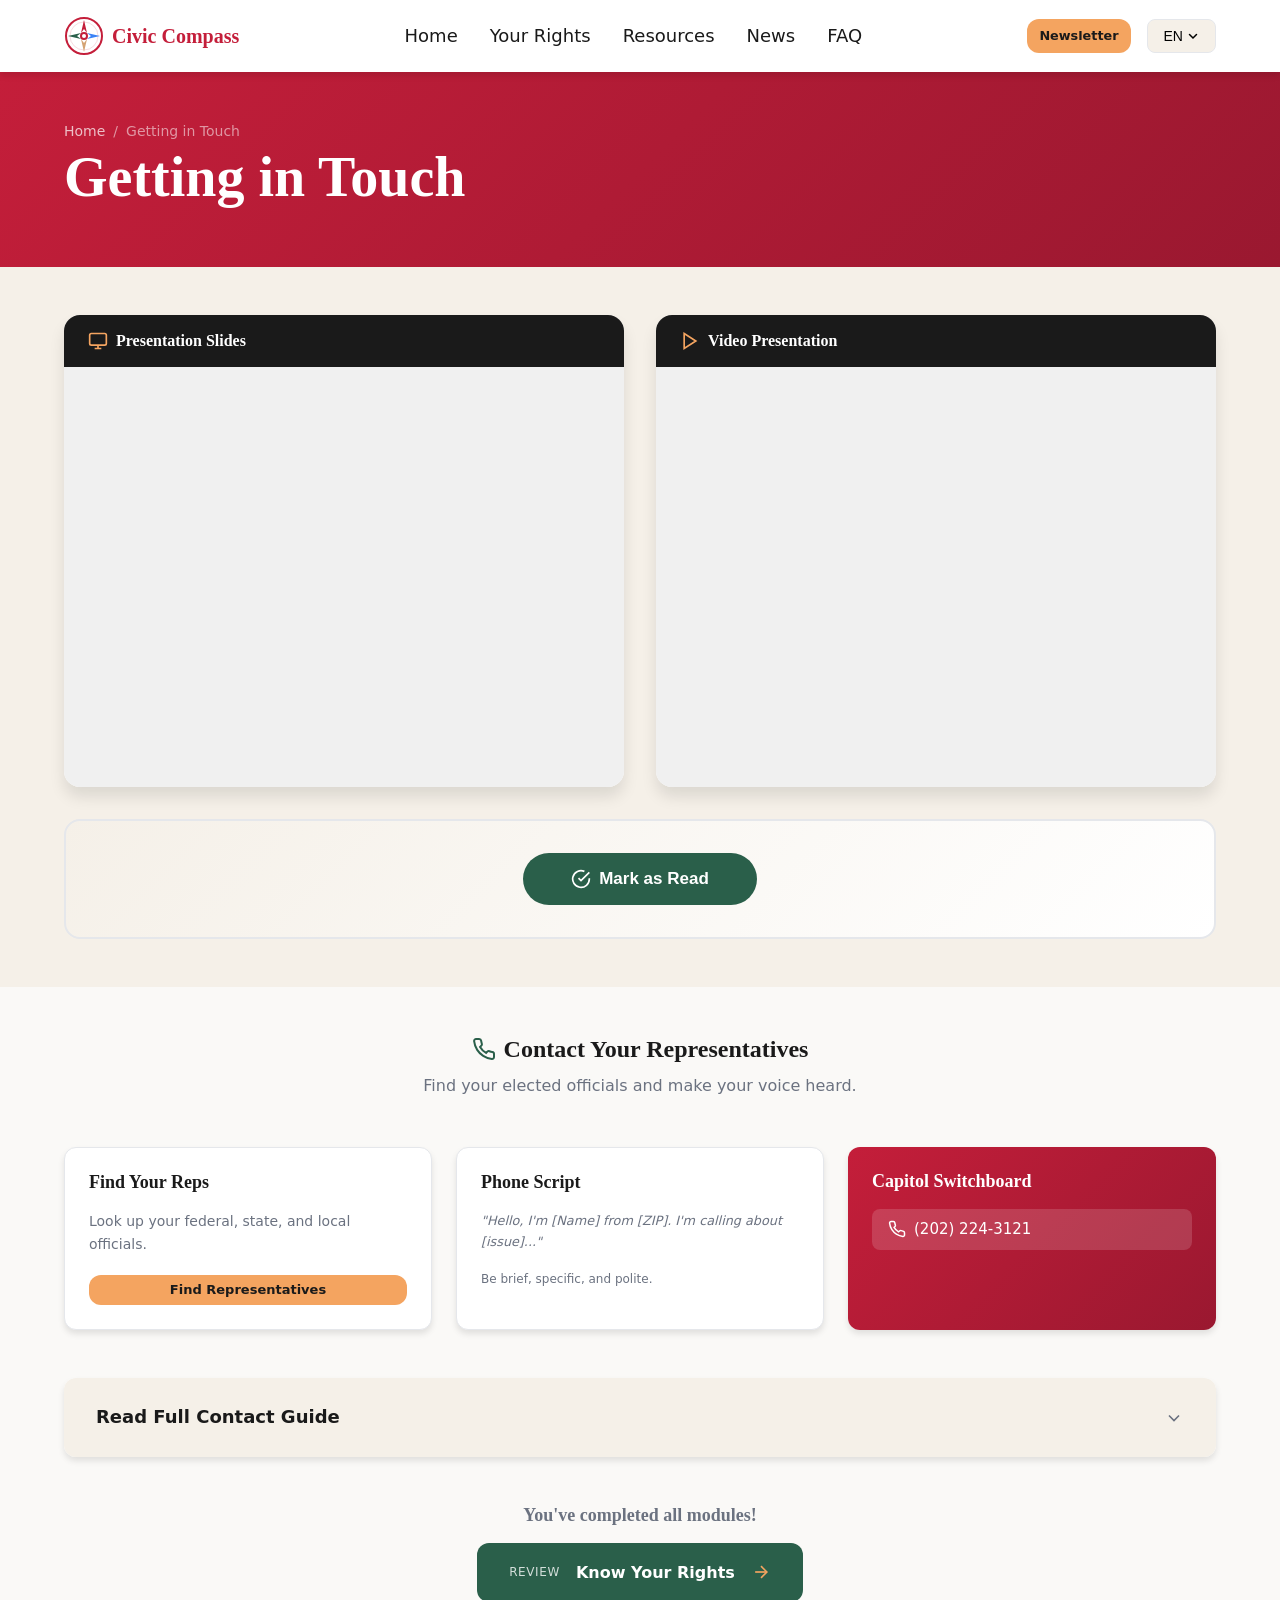
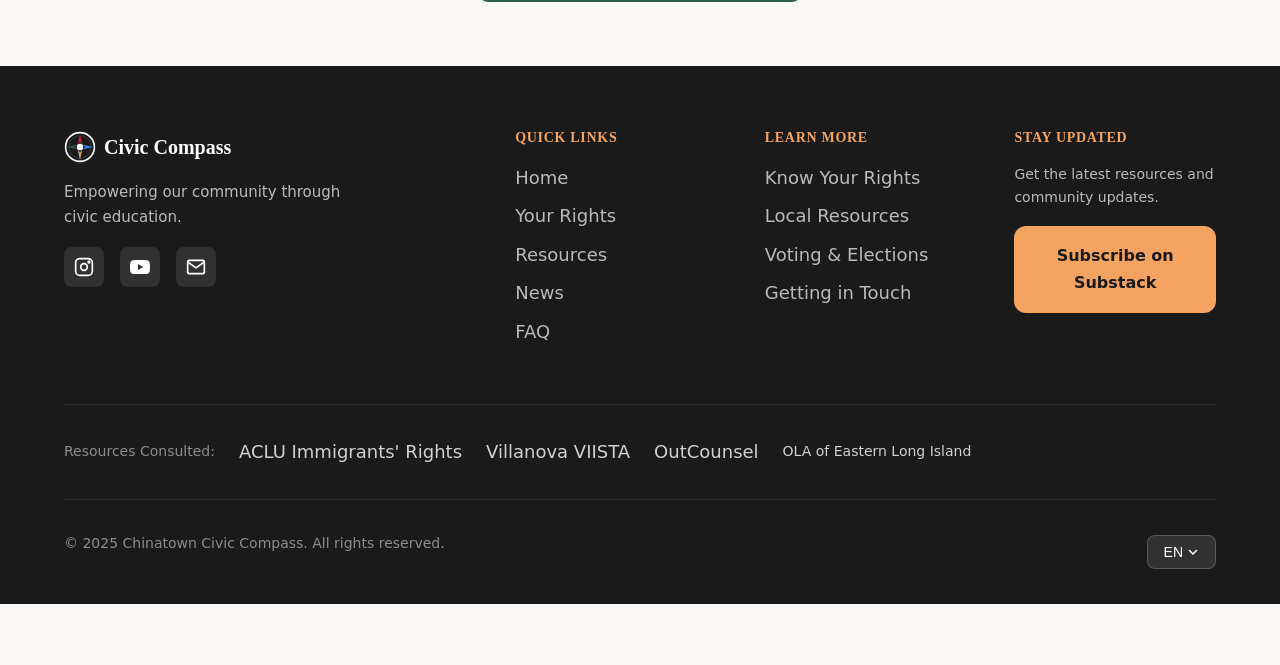
<file: contact.html>
<!DOCTYPE html>
<html lang="en">
<head>
  <meta charset="UTF-8">
  <meta name="viewport" content="width=device-width, initial-scale=1.0">
  <meta name="description" content="Getting in Touch - Contact your elected representatives and engage with civic life.">
  <title>Getting in Touch - Chinatown Civic Compass</title>
  <link rel="icon" type="image/svg+xml" href="favicon.svg">
  <link rel="stylesheet" href="css/styles.css">
</head>
<body>
  <!-- Skip Link -->
  <a href="#main-content" class="skip-link">Skip to main content</a>

  <!-- Navbar -->
  <nav class="navbar" role="navigation" aria-label="Main navigation">
    <div class="navbar-container">
      <a href="index.html" class="navbar-logo" aria-label="Chinatown Civic Compass Home">
        <svg viewBox="0 0 40 40" fill="none" xmlns="http://www.w3.org/2000/svg" aria-hidden="true">
          <circle cx="20" cy="20" r="18" stroke="currentColor" stroke-width="2"/>
          <circle cx="20" cy="20" r="14" stroke="currentColor" stroke-width="0.5" opacity="0.3"/>
          <polygon points="20,4 23,17 20,13 17,17" fill="#c41e3a"/>
          <polygon points="20,36 17,23 20,27 23,23" fill="#d4a373"/>
          <polygon points="4,20 17,17 13,20 17,23" fill="#2a5f4a"/>
          <polygon points="36,20 23,23 27,20 23,17" fill="#3b82f6"/>
          <circle cx="20" cy="20" r="4" fill="currentColor"/>
          <circle cx="20" cy="20" r="2" fill="white"/>
        </svg>
        <span data-i18n="site.name">Civic Compass</span>
      </a>

      <ul class="navbar-nav">
        <li><a href="index.html" data-i18n="nav.home">Home</a></li>
        <li><a href="rights.html" data-i18n="nav.rights">Your Rights</a></li>
        <li><a href="resources.html" data-i18n="nav.resources">Resources</a></li>
        <li><a href="news.html" data-i18n="nav.news">News</a></li>
        <li><a href="faq.html" data-i18n="nav.faq">FAQ</a></li>
      </ul>

      <div class="navbar-actions">
        <!-- Newsletter Button - comment out if doesn't fit -->
        <a href="https://civiccompass.substack.com" target="_blank" rel="noopener noreferrer" class="btn btn-primary btn-sm" style="padding: 0.4rem 0.75rem; font-size: 0.8rem;" data-i18n="nav.newsletter">Newsletter</a>

        <div class="language-selector">
          <button class="language-btn" aria-expanded="false" aria-haspopup="true">
            <span data-i18n="lang.current">EN</span>
            <svg width="12" height="12" viewBox="0 0 12 12" fill="none" aria-hidden="true">
              <path d="M2.5 4.5L6 8L9.5 4.5" stroke="currentColor" stroke-width="1.5" stroke-linecap="round"/>
            </svg>
          </button>
          <div class="language-dropdown" role="menu">
            <button role="menuitem" data-lang="en" class="active">English</button>
            <button role="menuitem" data-lang="zh-s">简体中文</button>
            <button role="menuitem" data-lang="zh-t">繁體中文</button>
          </div>
        </div>

        <button class="menu-toggle" aria-label="Toggle menu" aria-expanded="false">
          <span></span>
          <span></span>
          <span></span>
        </button>
      </div>
    </div>
  </nav>

  <!-- Mobile Menu -->
  <div class="mobile-menu" aria-hidden="true">
    <ul class="mobile-menu-nav">
      <li><a href="index.html" data-i18n="nav.home">Home</a></li>
      <li><a href="rights.html" data-i18n="nav.rights">Your Rights</a></li>
      <li><a href="resources.html" data-i18n="nav.resources">Resources</a></li>
      <li><a href="news.html" data-i18n="nav.news">News</a></li>
      <li><a href="voting.html" data-i18n="nav.voting">Voting</a></li>
      <li><a href="contact.html" class="active" data-i18n="nav.contact">Contact Reps</a></li>
      <li><a href="faq.html" data-i18n="nav.faq">FAQ</a></li>
    </ul>
  </div>

  <!-- Main Content -->
  <main id="main-content">
    <!-- Page Header -->
    <header class="page-header">
      <div class="container">
        <nav class="breadcrumb" aria-label="Breadcrumb">
          <a href="index.html">Home</a>
          <span aria-hidden="true">/</span>
          <span data-i18n="page.contact.title">Getting in Touch</span>
        </nav>
        <h1 data-i18n="page.contact.title">Getting in Touch</h1>
      </div>
    </header>

    <!-- Main Presentation Section -->
    <section class="presentation-section">
      <div class="container">

        <!-- Slideshow - Main Focus -->
        <div class="presentation-main">
          <div class="slideshow-container">
            <h2 class="presentation-label">
              <svg width="20" height="20" viewBox="0 0 24 24" fill="none" stroke="currentColor" stroke-width="2">
                <rect x="2" y="3" width="20" height="14" rx="2" ry="2"/>
                <line x1="8" y1="21" x2="16" y2="21"/>
                <line x1="12" y1="17" x2="12" y2="21"/>
              </svg>
              <span data-i18n="presentation.slides">Presentation Slides</span>
            </h2>
            <!-- CANVA EMBED: Your Getting in Touch slideshow -->
            <div class="slideshow-embed">
              <iframe loading="lazy" src="https://www.canva.com/design/DAG-s7-Jbn4/6bai_-JPs53-Bgg53EdQZw/view?embed" frameborder="0" width="100%" height="400" allowfullscreen="true" allow="fullscreen"></iframe>
            </div>
          </div>

          <!-- Video Presentation -->
          <div class="video-container">
            <h2 class="presentation-label">
              <svg width="20" height="20" viewBox="0 0 24 24" fill="none" stroke="currentColor" stroke-width="2">
                <polygon points="5 3 19 12 5 21 5 3"/>
              </svg>
              <span data-i18n="presentation.video">Video Presentation</span>
            </h2>
            <!-- VIDEO EMBED: YouTube video -->
            <div class="video-embed">
              <iframe src="https://www.youtube.com/embed/Zoi_AHKlxWQ?rel=0" frameborder="0" allowfullscreen style="width: 100%; height: 400px;"></iframe>
            </div>
          </div>
        </div>

        <!-- Mark as Read -->
        <div class="mark-as-read-section" style="margin-top: 2rem;">
          <button id="mark-as-read-btn">
            <svg viewBox="0 0 24 24" fill="none" stroke="currentColor" stroke-width="2">
              <path d="M22 11.08V12a10 10 0 1 1-5.93-9.14"/>
              <polyline points="22 4 12 14.01 9 11.01"/>
            </svg>
            <span data-i18n="progress.markRead">Mark as Read</span>
          </button>
        </div>

      </div>
    </section>

    <!-- Supplementary Materials -->
    <section class="supplementary-section">
      <div class="container">
        <div class="supplementary-header">
          <h2>
            <svg width="24" height="24" viewBox="0 0 24 24" fill="none" stroke="currentColor" stroke-width="2">
              <path d="M22 16.92v3a2 2 0 0 1-2.18 2 19.79 19.79 0 0 1-8.63-3.07 19.5 19.5 0 0 1-6-6 19.79 19.79 0 0 1-3.07-8.67A2 2 0 0 1 4.11 2h3a2 2 0 0 1 2 1.72 12.84 12.84 0 0 0 .7 2.81 2 2 0 0 1-.45 2.11L8.09 9.91a16 16 0 0 0 6 6l1.27-1.27a2 2 0 0 1 2.11-.45 12.84 12.84 0 0 0 2.81.7A2 2 0 0 1 22 16.92z"/>
            </svg>
            <span data-i18n="contact.supp.title">Contact Your Representatives</span>
          </h2>
          <p data-i18n="contact.supp.desc">Find your elected officials and make your voice heard.</p>
        </div>

        <div class="supplementary-grid">
          <!-- Find Representatives -->
          <div class="supplementary-card">
            <h3 data-i18n="contact.find.title">Find Your Reps</h3>
            <p data-i18n="contact.find.desc">Look up your federal, state, and local officials.</p>
            <a href="https://www.usa.gov/elected-officials" target="_blank" rel="noopener" class="btn btn-primary btn-sm" style="width: 100%;" data-i18n="contact.find.btn">
              Find Representatives
            </a>
          </div>

          <!-- Quick Script -->
          <div class="supplementary-card">
            <h3 data-i18n="contact.script.title">Phone Script</h3>
            <p style="font-size: 0.8rem; font-style: italic;">"Hello, I'm [Name] from [ZIP]. I'm calling about [issue]..."</p>
            <p style="font-size: 0.75rem; color: var(--color-gray);" data-i18n="contact.script.tip">Be brief, specific, and polite.</p>
          </div>

          <!-- Capitol Switchboard -->
          <div class="supplementary-card supplementary-card--emergency">
            <h3 data-i18n="contact.capitol.title">Capitol Switchboard</h3>
            <div class="contact-list">
              <a href="tel:+12022243121" class="contact-item">
                <svg width="18" height="18" viewBox="0 0 24 24" fill="none" stroke="currentColor" stroke-width="2">
                  <path d="M22 16.92v3a2 2 0 0 1-2.18 2 19.79 19.79 0 0 1-8.63-3.07 19.5 19.5 0 0 1-6-6 19.79 19.79 0 0 1-3.07-8.67A2 2 0 0 1 4.11 2h3a2 2 0 0 1 2 1.72 12.84 12.84 0 0 0 .7 2.81 2 2 0 0 1-.45 2.11L8.09 9.91a16 16 0 0 0 6 6l1.27-1.27a2 2 0 0 1 2.11-.45 12.84 12.84 0 0 0 2.81.7A2 2 0 0 1 22 16.92z"/>
                </svg>
                <span>(202) 224-3121</span>
              </a>
            </div>
          </div>
        </div>

        <!-- Expandable Full Contact Guide -->
        <details class="detailed-content">
          <summary>
            <span data-i18n="contact.expand.title">Read Full Contact Guide</span>
            <svg width="20" height="20" viewBox="0 0 24 24" fill="none" stroke="currentColor" stroke-width="2">
              <polyline points="6 9 12 15 18 9"/>
            </svg>
          </summary>
          <div class="detailed-content-inner">
            <div class="credibility-box">
              <h4 data-i18n="credibility.title">Source Information</h4>
              <p><span class="sources" data-i18n="credibility.sources">Sources:</span> USA.gov; House.gov; Senate.gov; State Legislature Resources</p>
              <p class="updated"><span data-i18n="credibility.updated">Last updated:</span> January 2025</p>
              <p class="disclaimer" data-i18n="credibility.disclaimer">This information is for educational purposes only and does not constitute legal advice. Consult with a qualified attorney for legal guidance.</p>
            </div>

            <h2 data-i18n="contact.guide.tips.title">Tips for Effective Contact</h2>

            <h3 data-i18n="contact.guide.phone.title">Phone Calls</h3>
            <ul>
              <li data-i18n="contact.guide.phone.li1"><strong>Be brief and specific.</strong> State your name, where you live, and the issue.</li>
              <li data-i18n="contact.guide.phone.li2"><strong>Ask for a position.</strong> "Does the Representative support [issue]?"</li>
              <li data-i18n="contact.guide.phone.li3"><strong>Share your story.</strong> Personal stories are powerful.</li>
              <li data-i18n="contact.guide.phone.li4"><strong>Be polite.</strong> Staff members report to the official.</li>
            </ul>

            <h3 data-i18n="contact.guide.script.title">Sample Phone Script</h3>
            <div class="section-alt" style="padding: 1.5rem; border-radius: 0.75rem; margin: 1rem 0;">
              <p style="font-style: italic; margin-bottom: 0;" data-i18n="contact.guide.script.text">"Hello, my name is [Name] and I'm a constituent from [City/ZIP]. I'm calling to urge [Senator/Representative Name] to [support/oppose] [specific bill]. This is important because [reason]. Thank you."</p>
            </div>

            <h3 data-i18n="contact.guide.writing.title">Writing Letters or Emails</h3>
            <ul>
              <li data-i18n="contact.guide.writing.li1"><strong>Include your address.</strong> This confirms you're a constituent.</li>
              <li data-i18n="contact.guide.writing.li2"><strong>Focus on one issue.</strong> Don't cover multiple topics.</li>
              <li data-i18n="contact.guide.writing.li3"><strong>Be specific.</strong> Reference bill numbers if applicable.</li>
              <li data-i18n="contact.guide.writing.li4"><strong>Request a response.</strong> Ask for their position.</li>
            </ul>

            <div class="action-buttons" style="margin-top: 2rem;">
              <button class="btn btn-primary" onclick="window.print()">
                <svg width="18" height="18" viewBox="0 0 24 24" fill="none" stroke="currentColor" stroke-width="2">
                  <polyline points="6 9 6 2 18 2 18 9"/>
                  <path d="M6 18H4a2 2 0 0 1-2-2v-5a2 2 0 0 1 2-2h16a2 2 0 0 1 2 2v5a2 2 0 0 1-2 2h-2"/>
                  <rect x="6" y="14" width="12" height="8"/>
                </svg>
                <span data-i18n="action.print">Print This Guide</span>
              </button>
            </div>
          </div>
        </details>

        <!-- Continue Learning -->
        <div class="continue-learning">
          <h3 data-i18n="contact.complete.title">You've completed all modules!</h3>
          <div class="next-modules">
            <a href="rights.html" class="next-module-card">
              <span class="next-label" data-i18n="contact.complete.review">Review</span>
              <span class="next-title" data-i18n="contact.complete.rights">Know Your Rights</span>
              <svg width="20" height="20" viewBox="0 0 24 24" fill="none" stroke="currentColor" stroke-width="2">
                <line x1="5" y1="12" x2="19" y2="12"/>
                <polyline points="12 5 19 12 12 19"/>
              </svg>
            </a>
          </div>
        </div>

      </div>
    </section>
  </main>

  <!-- Footer -->
  <footer class="footer">
    <div class="container">
      <div class="footer-grid">
        <div class="footer-brand">
          <div class="footer-logo">
            <svg viewBox="0 0 40 40" width="32" height="32" fill="none" xmlns="http://www.w3.org/2000/svg" aria-hidden="true">
              <circle cx="20" cy="20" r="18" stroke="currentColor" stroke-width="2"/>
              <circle cx="20" cy="20" r="14" stroke="currentColor" stroke-width="0.5" opacity="0.3"/>
              <polygon points="20,4 23,17 20,13 17,17" fill="#c41e3a"/>
              <polygon points="20,36 17,23 20,27 23,23" fill="#d4a373"/>
              <polygon points="4,20 17,17 13,20 17,23" fill="#2a5f4a"/>
              <polygon points="36,20 23,23 27,20 23,17" fill="#3b82f6"/>
              <circle cx="20" cy="20" r="4" fill="currentColor"/>
              <circle cx="20" cy="20" r="2" fill="white"/>
            </svg>
            <span>Civic Compass</span>
          </div>
          <p data-i18n="footer.tagline">Empowering our community through civic education.</p>
          <div class="footer-social">
            <a href="https://www.instagram.com/civiccompassnyc" target="_blank" rel="noopener noreferrer" aria-label="Instagram">
              <svg width="20" height="20" viewBox="0 0 24 24" fill="none" stroke="currentColor" stroke-width="2"><rect x="2" y="2" width="20" height="20" rx="5"/><circle cx="12" cy="12" r="4"/><circle cx="18" cy="6" r="1" fill="currentColor"/></svg>
            </a>
            <a href="https://www.youtube.com/@CivicCompassNyc" target="_blank" rel="noopener noreferrer" aria-label="YouTube">
              <svg width="20" height="20" viewBox="0 0 24 24" fill="currentColor"><path d="M23.498 6.186a3.016 3.016 0 0 0-2.122-2.136C19.505 3.545 12 3.545 12 3.545s-7.505 0-9.377.505A3.017 3.017 0 0 0 .502 6.186C0 8.07 0 12 0 12s0 3.93.502 5.814a3.016 3.016 0 0 0 2.122 2.136c1.871.505 9.376.505 9.376.505s7.505 0 9.377-.505a3.015 3.015 0 0 0 2.122-2.136C24 15.93 24 12 24 12s0-3.93-.502-5.814zM9.545 15.568V8.432L15.818 12l-6.273 3.568z"/></svg>
            </a>
            <a href="mailto:chinatownciviccompass@gmail.com" aria-label="Email">
              <svg width="20" height="20" viewBox="0 0 24 24" fill="none" stroke="currentColor" stroke-width="2"><path d="M4 4h16c1.1 0 2 .9 2 2v12c0 1.1-.9 2-2 2H4c-1.1 0-2-.9-2-2V6c0-1.1.9-2 2-2z"/><polyline points="22,6 12,13 2,6"/></svg>
            </a>
          </div>
        </div>

        <div>
          <h4 class="footer-heading" data-i18n="footer.links">Quick Links</h4>
          <ul class="footer-links">
            <li><a href="index.html" data-i18n="nav.home">Home</a></li>
            <li><a href="rights.html" data-i18n="nav.rights">Your Rights</a></li>
            <li><a href="resources.html" data-i18n="nav.resources">Resources</a></li>
            <li><a href="news.html" data-i18n="nav.news">News</a></li>
            <li><a href="faq.html" data-i18n="nav.faq">FAQ</a></li>
          </ul>
        </div>

        <div>
          <h4 class="footer-heading" data-i18n="footer.modules">Learn More</h4>
          <ul class="footer-links">
            <li><a href="rights.html" data-i18n="module.rights.title">Know Your Rights</a></li>
            <li><a href="resources.html" data-i18n="module.resources.title">Local Resources</a></li>
            <li><a href="voting.html" data-i18n="module.voting.title">Voting & Elections</a></li>
            <li><a href="contact.html" data-i18n="module.contact.title">Getting in Touch</a></li>
          </ul>
        </div>

        <div>
          <h4 class="footer-heading" data-i18n="footer.newsletter">Stay Updated</h4>
          <p style="font-size: 0.875rem; color: rgba(255,255,255,0.7); margin-bottom: 1rem;" data-i18n="footer.newsletter.desc">Get the latest resources and community updates.</p>
          <a href="https://civiccompass.substack.com" target="_blank" rel="noopener noreferrer" class="btn btn-primary" style="width: 100%; text-align: center;" data-i18n="footer.newsletter.btn">Subscribe on Substack</a>
        </div>
      </div>

      <div class="footer-partners">
        <span data-i18n="footer.partners">Resources Consulted:</span>
        <a href="https://www.aclu.org/issues/immigrants-rights" target="_blank" rel="noopener noreferrer" style="color: rgba(255,255,255,0.8);">ACLU Immigrants' Rights</a>
        <a href="https://www1.villanova.edu/university/law/academics/viista.html" target="_blank" rel="noopener noreferrer" style="color: rgba(255,255,255,0.8);">Villanova VIISTA</a>
        <a href="https://outcounsel.com" target="_blank" rel="noopener noreferrer" style="color: rgba(255,255,255,0.8);">OutCounsel</a>
        <span style="color: rgba(255,255,255,0.8);">OLA of Eastern Long Island</span>
      </div>

      <div class="footer-bottom">
        <p>&copy; 2025 Chinatown Civic Compass. <span data-i18n="footer.rights">All rights reserved.</span></p>
        <div class="language-selector">
          <button class="language-btn" aria-expanded="false" aria-haspopup="true" style="background: rgba(255,255,255,0.1); border-color: rgba(255,255,255,0.2); color: white;">
            <span data-i18n="lang.current">EN</span>
            <svg width="12" height="12" viewBox="0 0 12 12" fill="none" aria-hidden="true">
              <path d="M2.5 4.5L6 8L9.5 4.5" stroke="currentColor" stroke-width="1.5" stroke-linecap="round"/>
            </svg>
          </button>
          <div class="language-dropdown" role="menu">
            <button role="menuitem" data-lang="en" class="active">English</button>
            <button role="menuitem" data-lang="zh-s">简体中文</button>
            <button role="menuitem" data-lang="zh-t">繁體中文</button>
          </div>
        </div>
      </div>
    </div>
  </footer>

  <!-- Scripts -->
  <script src="js/main.js"></script>
  <script src="js/i18n.js"></script>
  <script src="js/progress.js"></script>
</body>
</html>
</file>
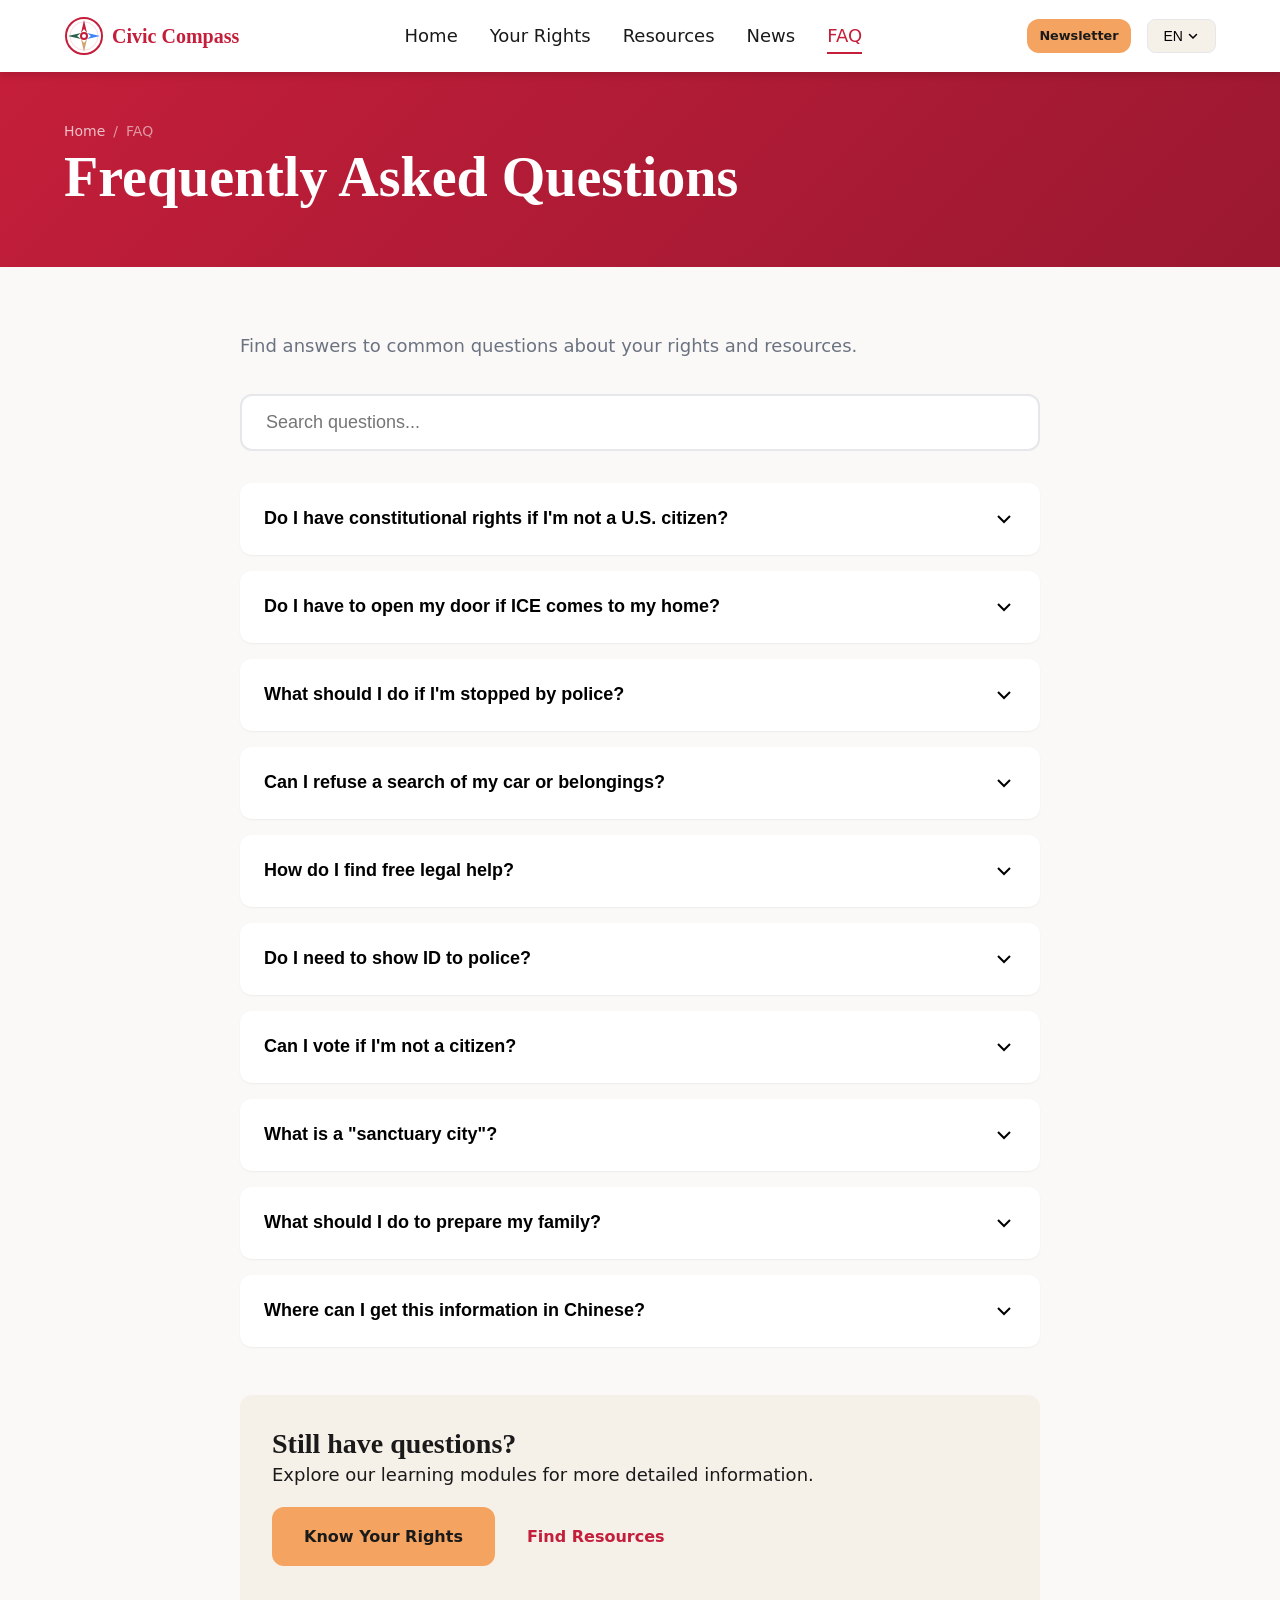
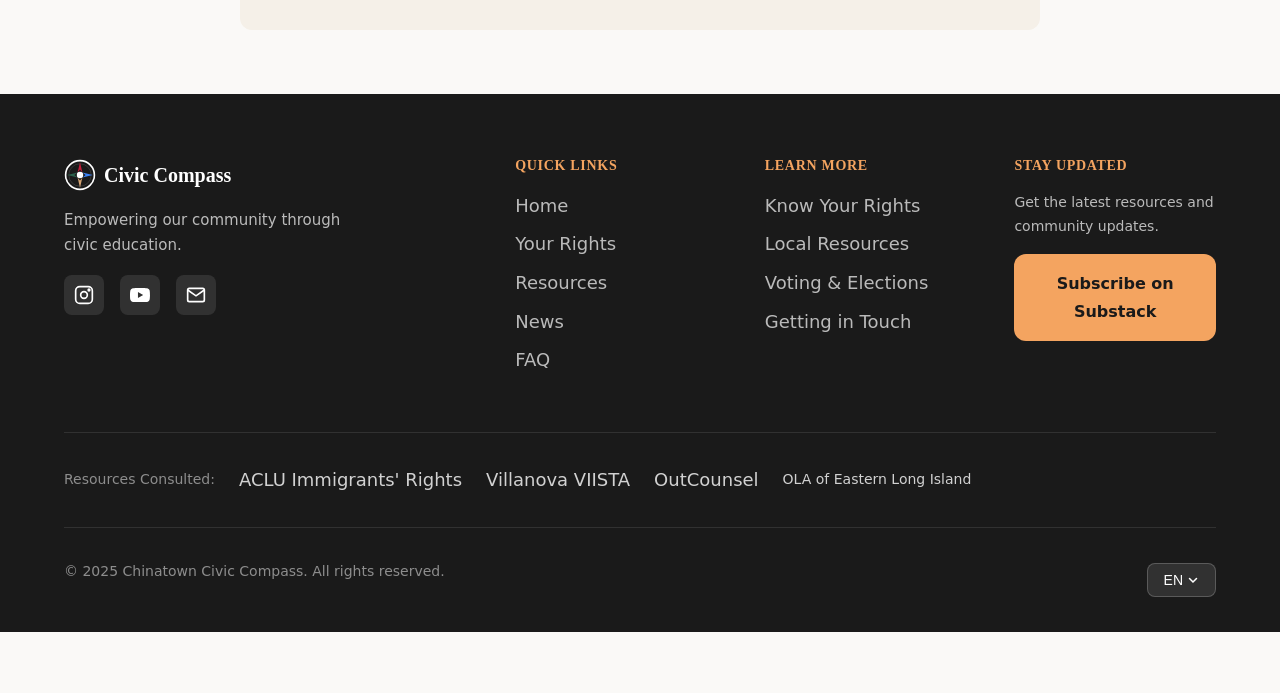
<file: faq.html>
<!DOCTYPE html>
<html lang="en">
<head>
  <meta charset="UTF-8">
  <meta name="viewport" content="width=device-width, initial-scale=1.0">
  <meta name="description" content="Frequently Asked Questions - Find answers to common questions about your rights and resources.">
  <title>FAQ - Chinatown Civic Compass</title>
  <link rel="icon" type="image/svg+xml" href="favicon.svg">
  <link rel="stylesheet" href="css/styles.css">
</head>
<body>
  <!-- Skip Link -->
  <a href="#main-content" class="skip-link">Skip to main content</a>

  <!-- Navbar -->
  <nav class="navbar" role="navigation" aria-label="Main navigation">
    <div class="navbar-container">
      <a href="index.html" class="navbar-logo" aria-label="Chinatown Civic Compass Home">
        <svg viewBox="0 0 40 40" fill="none" xmlns="http://www.w3.org/2000/svg" aria-hidden="true">
          <circle cx="20" cy="20" r="18" stroke="currentColor" stroke-width="2"/>
          <circle cx="20" cy="20" r="14" stroke="currentColor" stroke-width="0.5" opacity="0.3"/>
          <polygon points="20,4 23,17 20,13 17,17" fill="#c41e3a"/>
          <polygon points="20,36 17,23 20,27 23,23" fill="#d4a373"/>
          <polygon points="4,20 17,17 13,20 17,23" fill="#2a5f4a"/>
          <polygon points="36,20 23,23 27,20 23,17" fill="#3b82f6"/>
          <circle cx="20" cy="20" r="4" fill="currentColor"/>
          <circle cx="20" cy="20" r="2" fill="white"/>
        </svg>
        <span data-i18n="site.name">Civic Compass</span>
      </a>

      <ul class="navbar-nav">
        <li><a href="index.html" data-i18n="nav.home">Home</a></li>
        <li><a href="rights.html" data-i18n="nav.rights">Your Rights</a></li>
        <li><a href="resources.html" data-i18n="nav.resources">Resources</a></li>
        <li><a href="news.html" data-i18n="nav.news">News</a></li>
        <li><a href="faq.html" class="active" data-i18n="nav.faq">FAQ</a></li>
      </ul>

      <div class="navbar-actions">
        <!-- Newsletter Button - comment out if doesn't fit -->
        <a href="https://civiccompass.substack.com" target="_blank" rel="noopener noreferrer" class="btn btn-primary btn-sm" style="padding: 0.4rem 0.75rem; font-size: 0.8rem;" data-i18n="nav.newsletter">Newsletter</a>

        <div class="language-selector">
          <button class="language-btn" aria-expanded="false" aria-haspopup="true">
            <span data-i18n="lang.current">EN</span>
            <svg width="12" height="12" viewBox="0 0 12 12" fill="none" aria-hidden="true">
              <path d="M2.5 4.5L6 8L9.5 4.5" stroke="currentColor" stroke-width="1.5" stroke-linecap="round"/>
            </svg>
          </button>
          <div class="language-dropdown" role="menu">
            <button role="menuitem" data-lang="en" class="active">English</button>
            <button role="menuitem" data-lang="zh-s">简体中文</button>
            <button role="menuitem" data-lang="zh-t">繁體中文</button>
          </div>
        </div>

        <button class="menu-toggle" aria-label="Toggle menu" aria-expanded="false">
          <span></span>
          <span></span>
          <span></span>
        </button>
      </div>
    </div>
  </nav>

  <!-- Mobile Menu -->
  <div class="mobile-menu" aria-hidden="true">
    <ul class="mobile-menu-nav">
      <li><a href="index.html" data-i18n="nav.home">Home</a></li>
      <li><a href="rights.html" data-i18n="nav.rights">Your Rights</a></li>
      <li><a href="resources.html" data-i18n="nav.resources">Resources</a></li>
      <li><a href="news.html" data-i18n="nav.news">News</a></li>
      <li><a href="voting.html" data-i18n="nav.voting">Voting</a></li>
      <li><a href="contact.html" data-i18n="nav.contact">Contact Reps</a></li>
      <li><a href="faq.html" class="active" data-i18n="nav.faq">FAQ</a></li>
    </ul>
  </div>

  <!-- Main Content -->
  <main id="main-content">
    <!-- Page Header -->
    <header class="page-header">
      <div class="container">
        <nav class="breadcrumb" aria-label="Breadcrumb">
          <a href="index.html">Home</a>
          <span aria-hidden="true">/</span>
          <span>FAQ</span>
        </nav>
        <h1 data-i18n="faq.title">Frequently Asked Questions</h1>
      </div>
    </header>

    <!-- FAQ Content -->
    <section class="section">
      <div class="container">
        <div class="content-container">

          <p class="section-subtitle" style="text-align: left; margin-bottom: 2rem;" data-i18n="faq.subtitle">Find answers to common questions about your rights and resources.</p>

          <!-- Search -->
          <div class="faq-search">
            <input
              type="text"
              class="faq-search-input"
              placeholder="Search questions..."
              data-i18n="faq.search.placeholder"
              aria-label="Search frequently asked questions"
            >
          </div>

          <!-- FAQ List -->
          <ul class="faq-list" role="list">

            <!-- Question 1 -->
            <li class="faq-item">
              <button class="faq-question" aria-expanded="false">
                <span data-i18n="faq.q1">Do I have constitutional rights if I'm not a U.S. citizen?</span>
                <svg viewBox="0 0 24 24" fill="none" stroke="currentColor" stroke-width="2" aria-hidden="true">
                  <polyline points="6 9 12 15 18 9"/>
                </svg>
              </button>
              <div class="faq-answer" aria-hidden="true">
                <div class="faq-answer-content">
                  <p><strong>Yes.</strong> The U.S. Constitution protects everyone within U.S. borders, regardless of citizenship or immigration status. This includes:</p>
                  <ul>
                    <li>The right to remain silent (Fifth Amendment)</li>
                    <li>Protection from unreasonable searches (Fourth Amendment)</li>
                    <li>The right to an attorney in criminal proceedings</li>
                    <li>Due process of law</li>
                  </ul>
                  <p>Learn more on our <a href="rights.html">Know Your Rights</a> page.</p>
                </div>
              </div>
            </li>

            <!-- Question 2 -->
            <li class="faq-item">
              <button class="faq-question" aria-expanded="false">
                <span data-i18n="faq.q2">Do I have to open my door if ICE comes to my home?</span>
                <svg viewBox="0 0 24 24" fill="none" stroke="currentColor" stroke-width="2" aria-hidden="true">
                  <polyline points="6 9 12 15 18 9"/>
                </svg>
              </button>
              <div class="faq-answer" aria-hidden="true">
                <div class="faq-answer-content">
                  <p><strong>No.</strong> You do not have to open your door. You can ask through a closed door:</p>
                  <ul>
                    <li>"Who are you?"</li>
                    <li>"Do you have a warrant signed by a judge?"</li>
                  </ul>
                  <p>An ICE administrative warrant (Form I-200 or I-205) does <strong>not</strong> give them the right to enter your home. Only a judicial warrant signed by a judge allows entry without your consent.</p>
                </div>
              </div>
            </li>

            <!-- Question 3 -->
            <li class="faq-item">
              <button class="faq-question" aria-expanded="false">
                <span data-i18n="faq.q3">What should I do if I'm stopped by police?</span>
                <svg viewBox="0 0 24 24" fill="none" stroke="currentColor" stroke-width="2" aria-hidden="true">
                  <polyline points="6 9 12 15 18 9"/>
                </svg>
              </button>
              <div class="faq-answer" aria-hidden="true">
                <div class="faq-answer-content">
                  <p>Stay calm and follow these steps:</p>
                  <ol>
                    <li>Ask: "Am I free to leave?" If yes, walk away calmly.</li>
                    <li>You have the right to remain silent. Say: "I am exercising my right to remain silent."</li>
                    <li>You do not have to answer questions about your immigration status.</li>
                    <li>If detained, say: "I want to speak to a lawyer."</li>
                    <li>Do not run, argue, or resist physically.</li>
                  </ol>
                </div>
              </div>
            </li>

            <!-- Question 4 -->
            <li class="faq-item">
              <button class="faq-question" aria-expanded="false">
                <span data-i18n="faq.q4">Can I refuse a search of my car or belongings?</span>
                <svg viewBox="0 0 24 24" fill="none" stroke="currentColor" stroke-width="2" aria-hidden="true">
                  <polyline points="6 9 12 15 18 9"/>
                </svg>
              </button>
              <div class="faq-answer" aria-hidden="true">
                <div class="faq-answer-content">
                  <p><strong>Yes.</strong> The Fourth Amendment protects you from unreasonable searches. You can say:</p>
                  <p>"I do not consent to a search."</p>
                  <p>However, if an officer has a warrant or "probable cause," they may search anyway. Refusing consent does not give them probable cause. Even if they search, your refusal is on record and may help in court.</p>
                </div>
              </div>
            </li>

            <!-- Question 5 -->
            <li class="faq-item">
              <button class="faq-question" aria-expanded="false">
                <span data-i18n="faq.q5">How do I find free legal help?</span>
                <svg viewBox="0 0 24 24" fill="none" stroke="currentColor" stroke-width="2" aria-hidden="true">
                  <polyline points="6 9 12 15 18 9"/>
                </svg>
              </button>
              <div class="faq-answer" aria-hidden="true">
                <div class="faq-answer-content">
                  <p>Many organizations provide free or low-cost legal services:</p>
                  <ul>
                    <li><strong>RAICES:</strong> 1 (800) 354-0365</li>
                    <li><strong>National Immigrant Justice Center:</strong> (212) 629-6335</li>
                    <li><strong>ACLU Immigrants' Rights Project:</strong> (212) 549-1200</li>
                  </ul>
                  <p>Visit our <a href="resources.html">Local Resources</a> page for more organizations.</p>
                </div>
              </div>
            </li>

            <!-- Question 6 -->
            <li class="faq-item">
              <button class="faq-question" aria-expanded="false">
                <span data-i18n="faq.q6">Do I need to show ID to police?</span>
                <svg viewBox="0 0 24 24" fill="none" stroke="currentColor" stroke-width="2" aria-hidden="true">
                  <polyline points="6 9 12 15 18 9"/>
                </svg>
              </button>
              <div class="faq-answer" aria-hidden="true">
                <div class="faq-answer-content">
                  <p>It depends on your state. Some states have "stop and identify" laws that require you to give your name if police have reasonable suspicion of a crime.</p>
                  <p>However, you are generally <strong>not required</strong> to:</p>
                  <ul>
                    <li>Show a driver's license (unless driving)</li>
                    <li>Provide your immigration status</li>
                    <li>Answer questions beyond your name (in stop-and-identify states)</li>
                  </ul>
                  <p>Check your state's specific laws for details.</p>
                </div>
              </div>
            </li>

            <!-- Question 7 -->
            <li class="faq-item">
              <button class="faq-question" aria-expanded="false">
                <span data-i18n="faq.q7">Can I vote if I'm not a citizen?</span>
                <svg viewBox="0 0 24 24" fill="none" stroke="currentColor" stroke-width="2" aria-hidden="true">
                  <polyline points="6 9 12 15 18 9"/>
                </svg>
              </button>
              <div class="faq-answer" aria-hidden="true">
                <div class="faq-answer-content">
                  <p><strong>No.</strong> Only U.S. citizens can vote in federal, state, and most local elections. Voting as a non-citizen is a crime and can affect your immigration status.</p>
                  <p>However, there are other ways to participate in civic life:</p>
                  <ul>
                    <li>Attend town halls and community meetings</li>
                    <li>Contact elected officials about issues you care about</li>
                    <li>Support voter registration drives</li>
                    <li>Volunteer with community organizations</li>
                  </ul>
                </div>
              </div>
            </li>

            <!-- Question 8 -->
            <li class="faq-item">
              <button class="faq-question" aria-expanded="false">
                <span data-i18n="faq.q8">What is a "sanctuary city"?</span>
                <svg viewBox="0 0 24 24" fill="none" stroke="currentColor" stroke-width="2" aria-hidden="true">
                  <polyline points="6 9 12 15 18 9"/>
                </svg>
              </button>
              <div class="faq-answer" aria-hidden="true">
                <div class="faq-answer-content">
                  <p>A "sanctuary city" (or county, or state) is a place that limits cooperation with federal immigration enforcement. Policies vary, but generally:</p>
                  <ul>
                    <li>Local police don't ask about immigration status</li>
                    <li>Local jails don't hold people solely for ICE</li>
                    <li>City resources aren't used for immigration enforcement</li>
                  </ul>
                  <p>Being in a sanctuary city doesn't make you immune from federal immigration enforcement, but it may provide some additional protection.</p>
                </div>
              </div>
            </li>

            <!-- Question 9 -->
            <li class="faq-item">
              <button class="faq-question" aria-expanded="false">
                <span data-i18n="faq.q9">What should I do to prepare my family?</span>
                <svg viewBox="0 0 24 24" fill="none" stroke="currentColor" stroke-width="2" aria-hidden="true">
                  <polyline points="6 9 12 15 18 9"/>
                </svg>
              </button>
              <div class="faq-answer" aria-hidden="true">
                <div class="faq-answer-content">
                  <p>Create a family preparedness plan:</p>
                  <ul>
                    <li><strong>Designate a trusted contact</strong> who can care for children or handle finances</li>
                    <li><strong>Keep important documents</strong> in a safe, accessible place (birth certificates, passports, medical records)</li>
                    <li><strong>Memorize key phone numbers</strong> for family, lawyers, and community organizations</li>
                    <li><strong>Create a power of attorney</strong> to designate someone to act on your behalf</li>
                    <li><strong>Talk to your children</strong> about what to do if you're not home</li>
                  </ul>
                </div>
              </div>
            </li>

            <!-- Question 10 -->
            <li class="faq-item">
              <button class="faq-question" aria-expanded="false">
                <span data-i18n="faq.q10">Where can I get this information in Chinese?</span>
                <svg viewBox="0 0 24 24" fill="none" stroke="currentColor" stroke-width="2" aria-hidden="true">
                  <polyline points="6 9 12 15 18 9"/>
                </svg>
              </button>
              <div class="faq-answer" aria-hidden="true">
                <div class="faq-answer-content">
                  <p>This entire website is available in Simplified Chinese (简体中文) and Traditional Chinese (繁體中文).</p>
                  <p>Use the language selector in the top-right corner of the page, or click below:</p>
                  <ul>
                    <li><button onclick="setLanguage('zh-s')" style="background: none; border: none; color: var(--color-primary); cursor: pointer; text-decoration: underline; padding: 0;">切换到简体中文</button></li>
                    <li><button onclick="setLanguage('zh-t')" style="background: none; border: none; color: var(--color-primary); cursor: pointer; text-decoration: underline; padding: 0;">切換到繁體中文</button></li>
                  </ul>
                </div>
              </div>
            </li>

          </ul>

          <!-- No Results Message -->
          <div class="faq-no-results" style="display: none;" data-i18n="faq.no.results">
            No questions found matching your search.
          </div>

          <!-- Related Links -->
          <div class="section-alt" style="margin-top: 3rem; padding: 2rem; border-radius: 0.75rem;">
            <h3 data-i18n="faq.still.title">Still have questions?</h3>
            <p data-i18n="faq.still.desc">Explore our learning modules for more detailed information.</p>
            <div class="action-buttons" style="margin-top: 1rem;">
              <a href="rights.html" class="btn btn-primary" data-i18n="module.rights.title">Know Your Rights</a>
              <a href="resources.html" class="btn btn-ghost" data-i18n="faq.still.resources">Find Resources</a>
            </div>
          </div>

        </div>
      </div>
    </section>
  </main>

  <!-- Footer -->
  <footer class="footer">
    <div class="container">
      <div class="footer-grid">
        <div class="footer-brand">
          <div class="footer-logo">
            <svg viewBox="0 0 40 40" width="32" height="32" fill="none" xmlns="http://www.w3.org/2000/svg" aria-hidden="true">
              <circle cx="20" cy="20" r="18" stroke="currentColor" stroke-width="2"/>
              <circle cx="20" cy="20" r="14" stroke="currentColor" stroke-width="0.5" opacity="0.3"/>
              <polygon points="20,4 23,17 20,13 17,17" fill="#c41e3a"/>
              <polygon points="20,36 17,23 20,27 23,23" fill="#d4a373"/>
              <polygon points="4,20 17,17 13,20 17,23" fill="#2a5f4a"/>
              <polygon points="36,20 23,23 27,20 23,17" fill="#3b82f6"/>
              <circle cx="20" cy="20" r="4" fill="currentColor"/>
              <circle cx="20" cy="20" r="2" fill="white"/>
            </svg>
            <span>Civic Compass</span>
          </div>
          <p data-i18n="footer.tagline">Empowering our community through civic education.</p>
          <div class="footer-social">
            <a href="https://www.instagram.com/civiccompassnyc" target="_blank" rel="noopener noreferrer" aria-label="Instagram">
              <svg width="20" height="20" viewBox="0 0 24 24" fill="none" stroke="currentColor" stroke-width="2"><rect x="2" y="2" width="20" height="20" rx="5"/><circle cx="12" cy="12" r="4"/><circle cx="18" cy="6" r="1" fill="currentColor"/></svg>
            </a>
            <a href="https://www.youtube.com/@CivicCompassNyc" target="_blank" rel="noopener noreferrer" aria-label="YouTube">
              <svg width="20" height="20" viewBox="0 0 24 24" fill="currentColor"><path d="M23.498 6.186a3.016 3.016 0 0 0-2.122-2.136C19.505 3.545 12 3.545 12 3.545s-7.505 0-9.377.505A3.017 3.017 0 0 0 .502 6.186C0 8.07 0 12 0 12s0 3.93.502 5.814a3.016 3.016 0 0 0 2.122 2.136c1.871.505 9.376.505 9.376.505s7.505 0 9.377-.505a3.015 3.015 0 0 0 2.122-2.136C24 15.93 24 12 24 12s0-3.93-.502-5.814zM9.545 15.568V8.432L15.818 12l-6.273 3.568z"/></svg>
            </a>
            <a href="mailto:chinatownciviccompass@gmail.com" aria-label="Email">
              <svg width="20" height="20" viewBox="0 0 24 24" fill="none" stroke="currentColor" stroke-width="2"><path d="M4 4h16c1.1 0 2 .9 2 2v12c0 1.1-.9 2-2 2H4c-1.1 0-2-.9-2-2V6c0-1.1.9-2 2-2z"/><polyline points="22,6 12,13 2,6"/></svg>
            </a>
          </div>
        </div>

        <div>
          <h4 class="footer-heading" data-i18n="footer.links">Quick Links</h4>
          <ul class="footer-links">
            <li><a href="index.html" data-i18n="nav.home">Home</a></li>
            <li><a href="rights.html" data-i18n="nav.rights">Your Rights</a></li>
            <li><a href="resources.html" data-i18n="nav.resources">Resources</a></li>
            <li><a href="news.html" data-i18n="nav.news">News</a></li>
            <li><a href="faq.html" data-i18n="nav.faq">FAQ</a></li>
          </ul>
        </div>

        <div>
          <h4 class="footer-heading" data-i18n="footer.modules">Learn More</h4>
          <ul class="footer-links">
            <li><a href="rights.html" data-i18n="module.rights.title">Know Your Rights</a></li>
            <li><a href="resources.html" data-i18n="module.resources.title">Local Resources</a></li>
            <li><a href="voting.html" data-i18n="module.voting.title">Voting & Elections</a></li>
            <li><a href="contact.html" data-i18n="module.contact.title">Getting in Touch</a></li>
          </ul>
        </div>

        <div>
          <h4 class="footer-heading" data-i18n="footer.newsletter">Stay Updated</h4>
          <p style="font-size: 0.875rem; color: rgba(255,255,255,0.7); margin-bottom: 1rem;" data-i18n="footer.newsletter.desc">Get the latest resources and community updates.</p>
          <a href="https://civiccompass.substack.com" target="_blank" rel="noopener noreferrer" class="btn btn-primary" style="width: 100%; text-align: center;" data-i18n="footer.newsletter.btn">Subscribe on Substack</a>
        </div>
      </div>

      <div class="footer-partners">
        <span data-i18n="footer.partners">Resources Consulted:</span>
        <a href="https://www.aclu.org/issues/immigrants-rights" target="_blank" rel="noopener noreferrer" style="color: rgba(255,255,255,0.8);">ACLU Immigrants' Rights</a>
        <a href="https://www1.villanova.edu/university/law/academics/viista.html" target="_blank" rel="noopener noreferrer" style="color: rgba(255,255,255,0.8);">Villanova VIISTA</a>
        <a href="https://outcounsel.com" target="_blank" rel="noopener noreferrer" style="color: rgba(255,255,255,0.8);">OutCounsel</a>
        <span style="color: rgba(255,255,255,0.8);">OLA of Eastern Long Island</span>
      </div>

      <div class="footer-bottom">
        <p>&copy; 2025 Chinatown Civic Compass. <span data-i18n="footer.rights">All rights reserved.</span></p>
        <div class="language-selector">
          <button class="language-btn" aria-expanded="false" aria-haspopup="true" style="background: rgba(255,255,255,0.1); border-color: rgba(255,255,255,0.2); color: white;">
            <span data-i18n="lang.current">EN</span>
            <svg width="12" height="12" viewBox="0 0 12 12" fill="none" aria-hidden="true">
              <path d="M2.5 4.5L6 8L9.5 4.5" stroke="currentColor" stroke-width="1.5" stroke-linecap="round"/>
            </svg>
          </button>
          <div class="language-dropdown" role="menu">
            <button role="menuitem" data-lang="en" class="active">English</button>
            <button role="menuitem" data-lang="zh-s">简体中文</button>
            <button role="menuitem" data-lang="zh-t">繁體中文</button>
          </div>
        </div>
      </div>
    </div>
  </footer>

  <!-- Scripts -->
  <script src="js/main.js"></script>
  <script src="js/i18n.js"></script>
  <script src="js/faq.js"></script>
</body>
</html>
</file>
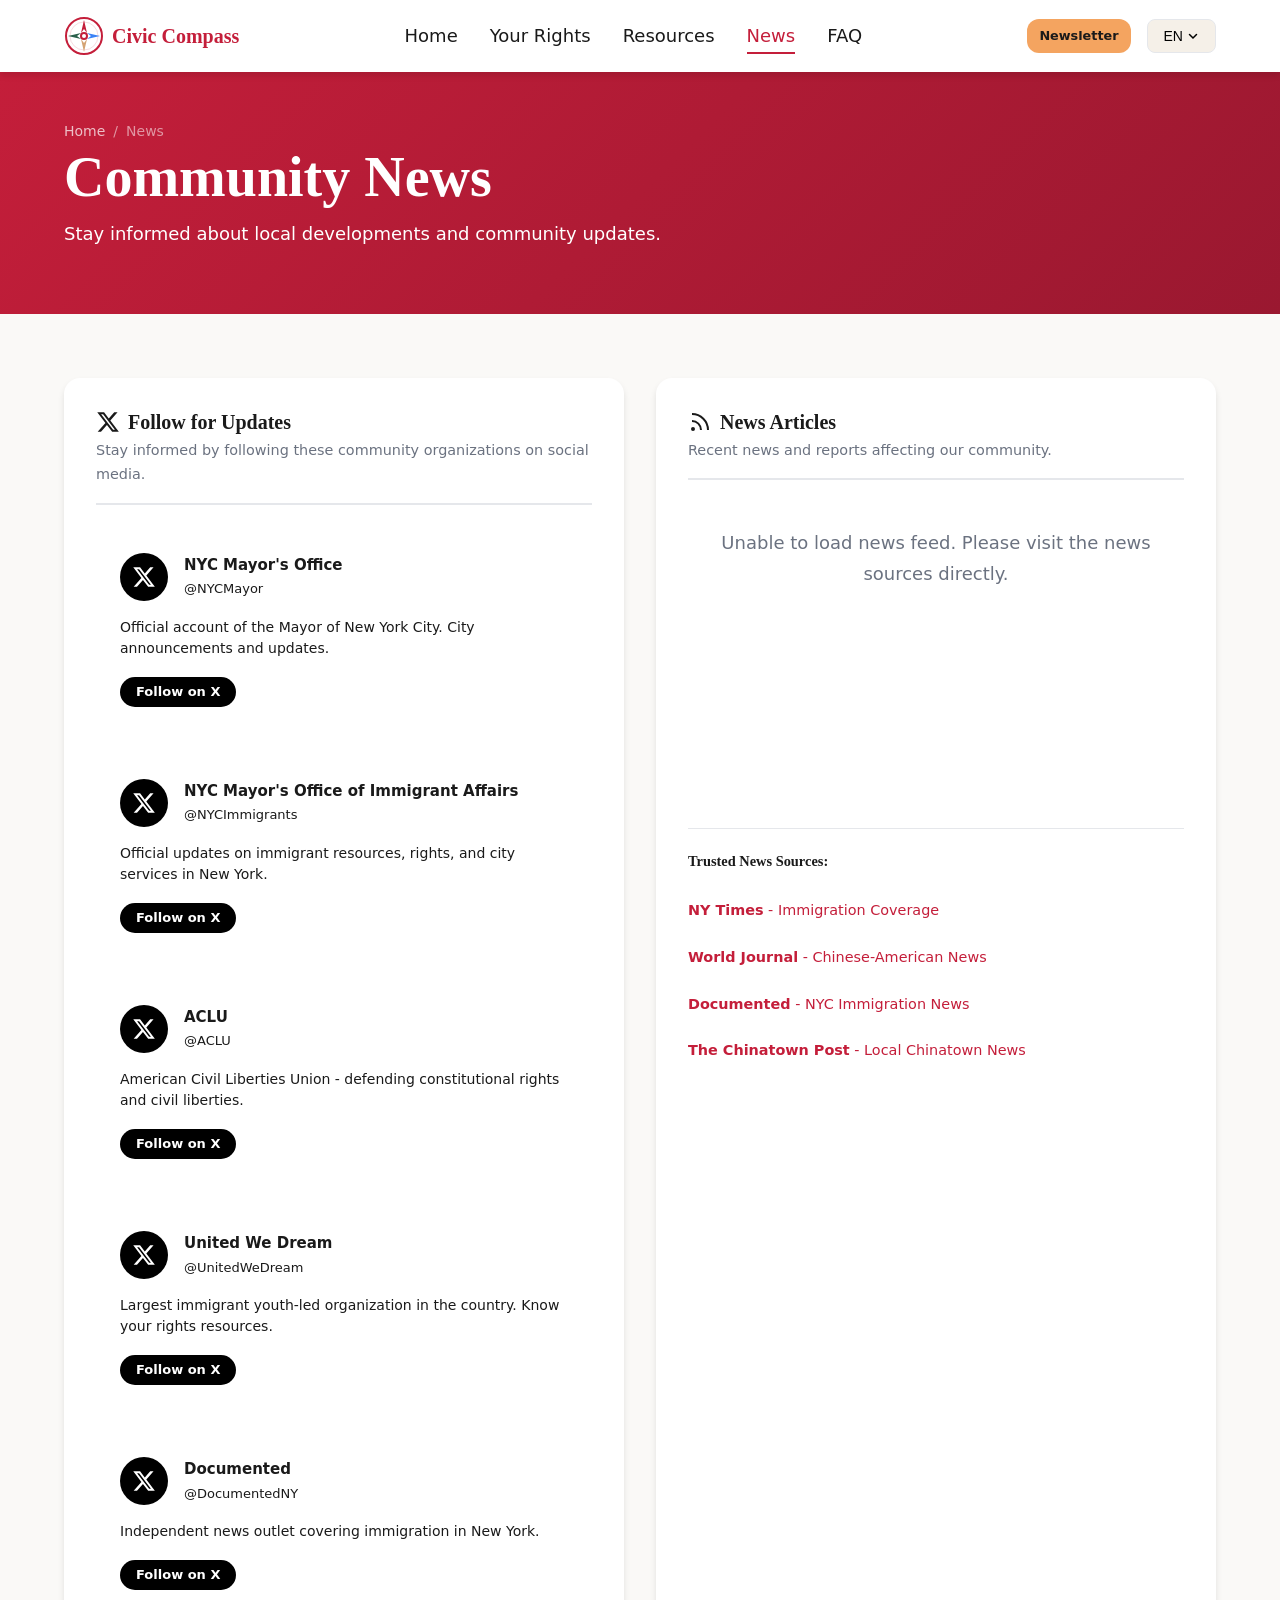
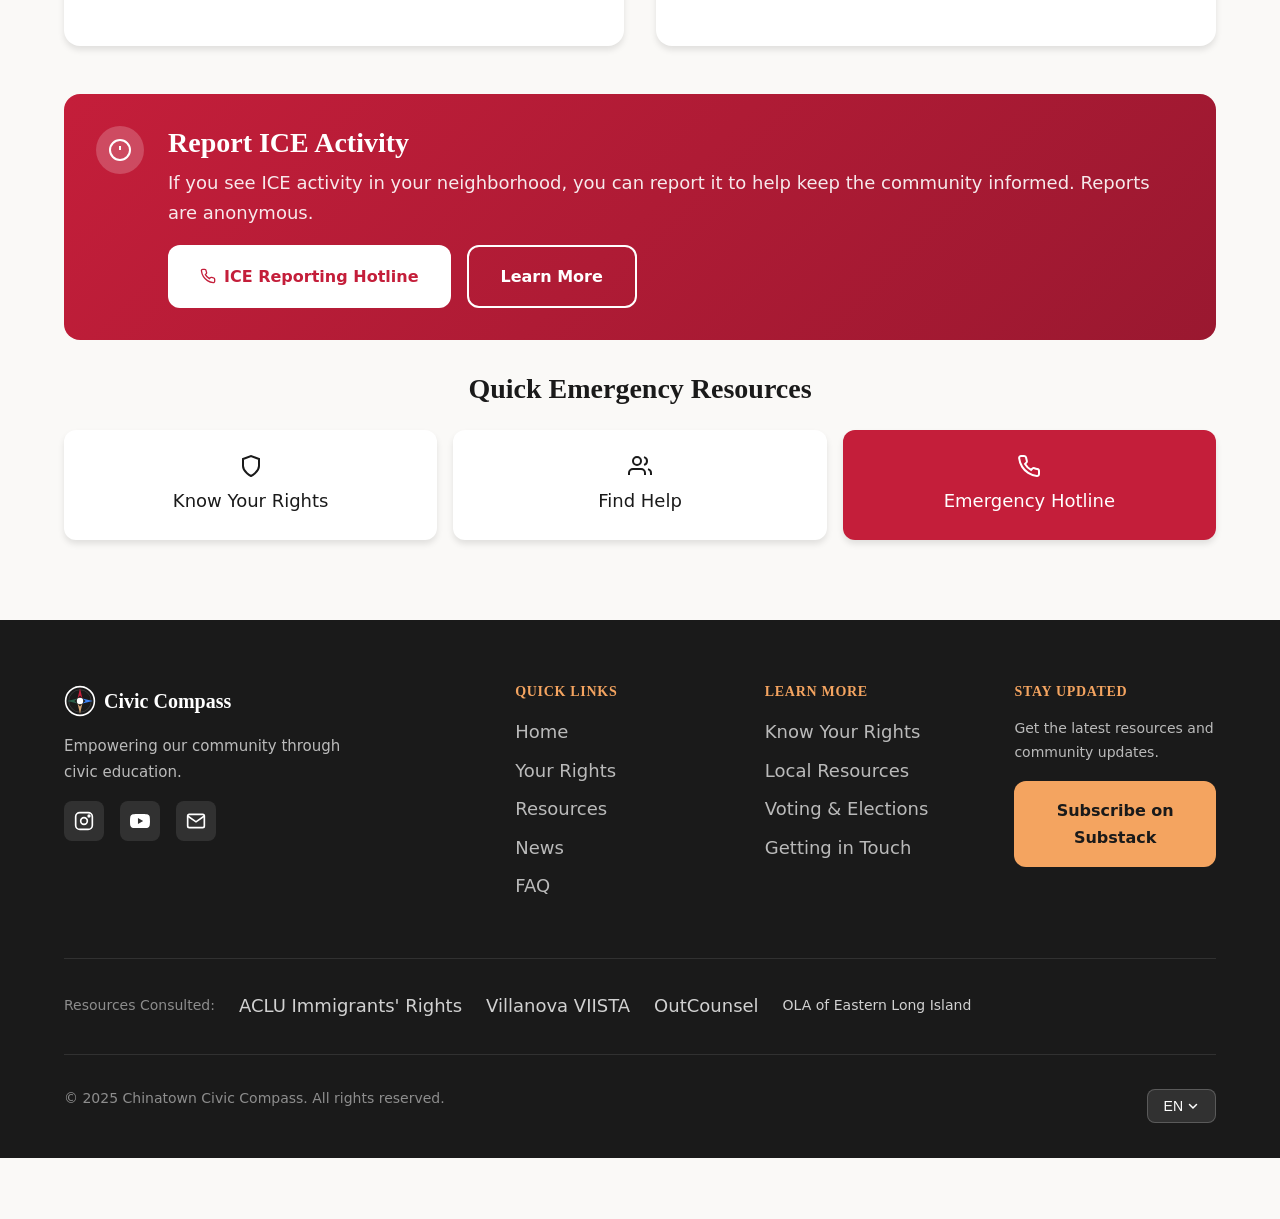
<file: news.html>
<!DOCTYPE html>
<html lang="en">
<head>
  <meta charset="UTF-8">
  <meta name="viewport" content="width=device-width, initial-scale=1.0">
  <meta name="description" content="Community News - Stay informed about local developments, ICE activity reports, and civic updates in Chinatown.">
  <title>News - Chinatown Civic Compass</title>
  <link rel="icon" type="image/svg+xml" href="favicon.svg">
  <link rel="stylesheet" href="css/styles.css">
</head>
<body>
  <!-- Skip Link -->
  <a href="#main-content" class="skip-link">Skip to main content</a>

  <!-- Navbar -->
  <nav class="navbar" role="navigation" aria-label="Main navigation">
    <div class="navbar-container">
      <a href="index.html" class="navbar-logo" aria-label="Chinatown Civic Compass Home">
        <svg viewBox="0 0 40 40" fill="none" xmlns="http://www.w3.org/2000/svg" aria-hidden="true">
          <circle cx="20" cy="20" r="18" stroke="currentColor" stroke-width="2"/>
          <circle cx="20" cy="20" r="14" stroke="currentColor" stroke-width="0.5" opacity="0.3"/>
          <polygon points="20,4 23,17 20,13 17,17" fill="#c41e3a"/>
          <polygon points="20,36 17,23 20,27 23,23" fill="#d4a373"/>
          <polygon points="4,20 17,17 13,20 17,23" fill="#2a5f4a"/>
          <polygon points="36,20 23,23 27,20 23,17" fill="#3b82f6"/>
          <circle cx="20" cy="20" r="4" fill="currentColor"/>
          <circle cx="20" cy="20" r="2" fill="white"/>
        </svg>
        <span data-i18n="site.name">Civic Compass</span>
      </a>

      <ul class="navbar-nav">
        <li><a href="index.html" data-i18n="nav.home">Home</a></li>
        <li><a href="rights.html" data-i18n="nav.rights">Your Rights</a></li>
        <li><a href="resources.html" data-i18n="nav.resources">Resources</a></li>
        <li><a href="news.html" class="active" data-i18n="nav.news">News</a></li>
        <li><a href="faq.html" data-i18n="nav.faq">FAQ</a></li>
      </ul>

      <div class="navbar-actions">
        <!-- Newsletter Button - comment out if doesn't fit -->
        <a href="https://civiccompass.substack.com" target="_blank" rel="noopener noreferrer" class="btn btn-primary btn-sm" style="padding: 0.4rem 0.75rem; font-size: 0.8rem;" data-i18n="nav.newsletter">Newsletter</a>

        <div class="language-selector">
          <button class="language-btn" aria-expanded="false" aria-haspopup="true">
            <span data-i18n="lang.current">EN</span>
            <svg width="12" height="12" viewBox="0 0 12 12" fill="none" aria-hidden="true">
              <path d="M2.5 4.5L6 8L9.5 4.5" stroke="currentColor" stroke-width="1.5" stroke-linecap="round"/>
            </svg>
          </button>
          <div class="language-dropdown" role="menu">
            <button role="menuitem" data-lang="en" class="active">English</button>
            <button role="menuitem" data-lang="zh-s">简体中文</button>
            <button role="menuitem" data-lang="zh-t">繁體中文</button>
          </div>
        </div>

        <button class="menu-toggle" aria-label="Toggle menu" aria-expanded="false">
          <span></span>
          <span></span>
          <span></span>
        </button>
      </div>
    </div>
  </nav>

  <!-- Mobile Menu -->
  <div class="mobile-menu" aria-hidden="true">
    <ul class="mobile-menu-nav">
      <li><a href="index.html" data-i18n="nav.home">Home</a></li>
      <li><a href="rights.html" data-i18n="nav.rights">Your Rights</a></li>
      <li><a href="resources.html" data-i18n="nav.resources">Resources</a></li>
      <li><a href="news.html" class="active" data-i18n="nav.news">News</a></li>
      <li><a href="voting.html" data-i18n="nav.voting">Voting</a></li>
      <li><a href="contact.html" data-i18n="nav.contact">Contact Reps</a></li>
      <li><a href="faq.html" data-i18n="nav.faq">FAQ</a></li>
    </ul>
  </div>

  <!-- Main Content -->
  <main id="main-content">
    <!-- Page Header -->
    <header class="page-header">
      <div class="container">
        <nav class="breadcrumb" aria-label="Breadcrumb">
          <a href="index.html" data-i18n="page.rights.breadcrumb">Home</a>
          <span aria-hidden="true">/</span>
          <span data-i18n="nav.news">News</span>
        </nav>
        <h1 data-i18n="news.title">Community News</h1>
        <p class="page-header-subtitle" data-i18n="news.subtitle">Stay informed about local developments and community updates.</p>
      </div>
    </header>

    <!-- News Content -->
    <section class="section">
      <div class="container">
        <div class="news-grid">

          <!-- Social Media Section -->
          <div class="news-section">
            <div class="news-section-header">
              <h2>
                <svg width="24" height="24" viewBox="0 0 24 24" fill="currentColor" aria-hidden="true">
                  <path d="M18.244 2.25h3.308l-7.227 8.26 8.502 11.24H16.17l-5.214-6.817L4.99 21.75H1.68l7.73-8.835L1.254 2.25H8.08l4.713 6.231zm-1.161 17.52h1.833L7.084 4.126H5.117z"/>
                </svg>
                <span data-i18n="news.social.title">Follow for Updates</span>
              </h2>
              <p data-i18n="news.social.desc">Stay informed by following these community organizations on social media.</p>
            </div>

            <!-- Social Media Cards -->
            <div class="social-cards">
              <!-- NYC Mayor -->
              <a href="https://x.com/NYCMayor" target="_blank" rel="noopener noreferrer" class="social-card">
                <div class="social-card-header">
                  <div class="social-avatar">
                    <svg width="24" height="24" viewBox="0 0 24 24" fill="currentColor">
                      <path d="M18.244 2.25h3.308l-7.227 8.26 8.502 11.24H16.17l-5.214-6.817L4.99 21.75H1.68l7.73-8.835L1.254 2.25H8.08l4.713 6.231zm-1.161 17.52h1.833L7.084 4.126H5.117z"/>
                    </svg>
                  </div>
                  <div class="social-info">
                    <strong>NYC Mayor's Office</strong>
                    <span>@NYCMayor</span>
                  </div>
                </div>
                <p class="social-desc">Official account of the Mayor of New York City. City announcements and updates.</p>
                <span class="social-follow-btn" data-i18n="news.social.follow">Follow on X</span>
              </a>

              <!-- NYC Immigrants -->
              <a href="https://x.com/NYCImmigrants" target="_blank" rel="noopener noreferrer" class="social-card">
                <div class="social-card-header">
                  <div class="social-avatar">
                    <svg width="24" height="24" viewBox="0 0 24 24" fill="currentColor">
                      <path d="M18.244 2.25h3.308l-7.227 8.26 8.502 11.24H16.17l-5.214-6.817L4.99 21.75H1.68l7.73-8.835L1.254 2.25H8.08l4.713 6.231zm-1.161 17.52h1.833L7.084 4.126H5.117z"/>
                    </svg>
                  </div>
                  <div class="social-info">
                    <strong>NYC Mayor's Office of Immigrant Affairs</strong>
                    <span>@NYCImmigrants</span>
                  </div>
                </div>
                <p class="social-desc">Official updates on immigrant resources, rights, and city services in New York.</p>
                <span class="social-follow-btn" data-i18n="news.social.follow">Follow on X</span>
              </a>

              <!-- ACLU -->
              <a href="https://x.com/ACLU" target="_blank" rel="noopener noreferrer" class="social-card">
                <div class="social-card-header">
                  <div class="social-avatar">
                    <svg width="24" height="24" viewBox="0 0 24 24" fill="currentColor">
                      <path d="M18.244 2.25h3.308l-7.227 8.26 8.502 11.24H16.17l-5.214-6.817L4.99 21.75H1.68l7.73-8.835L1.254 2.25H8.08l4.713 6.231zm-1.161 17.52h1.833L7.084 4.126H5.117z"/>
                    </svg>
                  </div>
                  <div class="social-info">
                    <strong>ACLU</strong>
                    <span>@ACLU</span>
                  </div>
                </div>
                <p class="social-desc">American Civil Liberties Union - defending constitutional rights and civil liberties.</p>
                <span class="social-follow-btn" data-i18n="news.social.follow">Follow on X</span>
              </a>

              <!-- United We Dream -->
              <a href="https://x.com/UnitedWeDream" target="_blank" rel="noopener noreferrer" class="social-card">
                <div class="social-card-header">
                  <div class="social-avatar">
                    <svg width="24" height="24" viewBox="0 0 24 24" fill="currentColor">
                      <path d="M18.244 2.25h3.308l-7.227 8.26 8.502 11.24H16.17l-5.214-6.817L4.99 21.75H1.68l7.73-8.835L1.254 2.25H8.08l4.713 6.231zm-1.161 17.52h1.833L7.084 4.126H5.117z"/>
                    </svg>
                  </div>
                  <div class="social-info">
                    <strong>United We Dream</strong>
                    <span>@UnitedWeDream</span>
                  </div>
                </div>
                <p class="social-desc">Largest immigrant youth-led organization in the country. Know your rights resources.</p>
                <span class="social-follow-btn" data-i18n="news.social.follow">Follow on X</span>
              </a>

              <!-- Documented NY -->
              <a href="https://x.com/DocumentedNY" target="_blank" rel="noopener noreferrer" class="social-card">
                <div class="social-card-header">
                  <div class="social-avatar">
                    <svg width="24" height="24" viewBox="0 0 24 24" fill="currentColor">
                      <path d="M18.244 2.25h3.308l-7.227 8.26 8.502 11.24H16.17l-5.214-6.817L4.99 21.75H1.68l7.73-8.835L1.254 2.25H8.08l4.713 6.231zm-1.161 17.52h1.833L7.084 4.126H5.117z"/>
                    </svg>
                  </div>
                  <div class="social-info">
                    <strong>Documented</strong>
                    <span>@DocumentedNY</span>
                  </div>
                </div>
                <p class="social-desc">Independent news outlet covering immigration in New York.</p>
                <span class="social-follow-btn" data-i18n="news.social.follow">Follow on X</span>
              </a>
            </div>
          </div>

          <!-- RSS/News Feed Section -->
          <div class="news-section">
            <div class="news-section-header">
              <h2>
                <svg width="24" height="24" viewBox="0 0 24 24" fill="none" stroke="currentColor" stroke-width="2" aria-hidden="true">
                  <path d="M4 11a9 9 0 0 1 9 9"/>
                  <path d="M4 4a16 16 0 0 1 16 16"/>
                  <circle cx="5" cy="19" r="1"/>
                </svg>
                <span data-i18n="news.articles.title">News Articles</span>
              </h2>
              <p data-i18n="news.articles.desc">Recent news and reports affecting our community.</p>
            </div>

            <!-- RSS Feed Container -->
            <div class="rss-feed-container" id="rss-feed">
              <div class="news-loading">
                <div class="loading-spinner"></div>
                <p data-i18n="news.articles.loading">Loading news...</p>
              </div>
            </div>

            <!-- Manual News Links (Fallback) -->
            <div class="news-links">
              <h4 data-i18n="news.articles.sources">Trusted News Sources:</h4>
              <ul class="news-source-list">
                <li>
                  <a href="https://www.nytimes.com/topic/subject/immigration-and-emigration" target="_blank" rel="noopener noreferrer">
                    <strong>NY Times</strong> - Immigration Coverage
                  </a>
                </li>
                <li>
                  <a href="https://www.worldjournal.com" target="_blank" rel="noopener noreferrer">
                    <strong>World Journal</strong> - Chinese-American News
                  </a>
                </li>
                <li>
                  <a href="https://documentedny.com" target="_blank" rel="noopener noreferrer">
                    <strong>Documented</strong> - NYC Immigration News
                  </a>
                </li>
                <li>
                  <a href="https://www.thechinatownpost.com" target="_blank" rel="noopener noreferrer">
                    <strong>The Chinatown Post</strong> - Local Chinatown News
                  </a>
                </li>
              </ul>
            </div>
          </div>

        </div>

        <!-- Alert Section -->
        <div class="news-alert-section">
          <div class="alert-box">
            <div class="alert-icon">
              <svg width="24" height="24" viewBox="0 0 24 24" fill="none" stroke="currentColor" stroke-width="2" aria-hidden="true">
                <circle cx="12" cy="12" r="10"/>
                <line x1="12" y1="8" x2="12" y2="12"/>
                <line x1="12" y1="16" x2="12.01" y2="16"/>
              </svg>
            </div>
            <div class="alert-content">
              <h3 data-i18n="news.alert.title">Report ICE Activity</h3>
              <p data-i18n="news.alert.desc">If you see ICE activity in your neighborhood, you can report it to help keep the community informed. Reports are anonymous.</p>
              <div class="alert-actions">
                <a href="tel:+18446483272" class="btn btn-primary">
                  <svg width="16" height="16" viewBox="0 0 24 24" fill="none" stroke="currentColor" stroke-width="2" aria-hidden="true">
                    <path d="M22 16.92v3a2 2 0 0 1-2.18 2 19.79 19.79 0 0 1-8.63-3.07 19.5 19.5 0 0 1-6-6 19.79 19.79 0 0 1-3.07-8.67A2 2 0 0 1 4.11 2h3a2 2 0 0 1 2 1.72 12.84 12.84 0 0 0 .7 2.81 2 2 0 0 1-.45 2.11L8.09 9.91a16 16 0 0 0 6 6l1.27-1.27a2 2 0 0 1 2.11-.45 12.84 12.84 0 0 0 2.81.7A2 2 0 0 1 22 16.92z"/>
                  </svg>
                  <span data-i18n="news.alert.hotline">ICE Reporting Hotline</span>
                </a>
                <a href="https://unitedwedream.org/ice-raid-resources/" target="_blank" rel="noopener noreferrer" class="btn btn-outline" data-i18n="news.alert.learn">
                  Learn More
                </a>
              </div>
            </div>
          </div>
        </div>

        <!-- Emergency Resources -->
        <div class="news-resources">
          <h3 data-i18n="news.emergency.title">Quick Emergency Resources</h3>
          <div class="resource-cards">
            <a href="rights.html" class="resource-card">
              <svg width="24" height="24" viewBox="0 0 24 24" fill="none" stroke="currentColor" stroke-width="2" aria-hidden="true">
                <path d="M12 22s8-4 8-10V5l-8-3-8 3v7c0 6 8 10 8 10z"/>
              </svg>
              <span data-i18n="news.emergency.rights">Know Your Rights</span>
            </a>
            <a href="resources.html" class="resource-card">
              <svg width="24" height="24" viewBox="0 0 24 24" fill="none" stroke="currentColor" stroke-width="2" aria-hidden="true">
                <path d="M17 21v-2a4 4 0 0 0-4-4H5a4 4 0 0 0-4 4v2"/>
                <circle cx="9" cy="7" r="4"/>
                <path d="M23 21v-2a4 4 0 0 0-3-3.87"/>
                <path d="M16 3.13a4 4 0 0 1 0 7.75"/>
              </svg>
              <span data-i18n="news.emergency.help">Find Help</span>
            </a>
            <a href="tel:+18003540365" class="resource-card resource-card--emergency">
              <svg width="24" height="24" viewBox="0 0 24 24" fill="none" stroke="currentColor" stroke-width="2" aria-hidden="true">
                <path d="M22 16.92v3a2 2 0 0 1-2.18 2 19.79 19.79 0 0 1-8.63-3.07 19.5 19.5 0 0 1-6-6 19.79 19.79 0 0 1-3.07-8.67A2 2 0 0 1 4.11 2h3a2 2 0 0 1 2 1.72 12.84 12.84 0 0 0 .7 2.81 2 2 0 0 1-.45 2.11L8.09 9.91a16 16 0 0 0 6 6l1.27-1.27a2 2 0 0 1 2.11-.45 12.84 12.84 0 0 0 2.81.7A2 2 0 0 1 22 16.92z"/>
              </svg>
              <span data-i18n="news.emergency.hotline">Emergency Hotline</span>
            </a>
          </div>
        </div>

      </div>
    </section>
  </main>

  <!-- Footer -->
  <footer class="footer">
    <div class="container">
      <div class="footer-grid">
        <div class="footer-brand">
          <div class="footer-logo">
            <svg viewBox="0 0 40 40" width="32" height="32" fill="none" xmlns="http://www.w3.org/2000/svg" aria-hidden="true">
              <circle cx="20" cy="20" r="18" stroke="currentColor" stroke-width="2"/>
              <circle cx="20" cy="20" r="14" stroke="currentColor" stroke-width="0.5" opacity="0.3"/>
              <polygon points="20,4 23,17 20,13 17,17" fill="#c41e3a"/>
              <polygon points="20,36 17,23 20,27 23,23" fill="#d4a373"/>
              <polygon points="4,20 17,17 13,20 17,23" fill="#2a5f4a"/>
              <polygon points="36,20 23,23 27,20 23,17" fill="#3b82f6"/>
              <circle cx="20" cy="20" r="4" fill="currentColor"/>
              <circle cx="20" cy="20" r="2" fill="white"/>
            </svg>
            <span>Civic Compass</span>
          </div>
          <p data-i18n="footer.tagline">Empowering our community through civic education.</p>
          <div class="footer-social">
            <a href="https://www.instagram.com/civiccompassnyc" target="_blank" rel="noopener noreferrer" aria-label="Instagram">
              <svg width="20" height="20" viewBox="0 0 24 24" fill="none" stroke="currentColor" stroke-width="2"><rect x="2" y="2" width="20" height="20" rx="5"/><circle cx="12" cy="12" r="4"/><circle cx="18" cy="6" r="1" fill="currentColor"/></svg>
            </a>
            <a href="https://www.youtube.com/@CivicCompassNyc" target="_blank" rel="noopener noreferrer" aria-label="YouTube">
              <svg width="20" height="20" viewBox="0 0 24 24" fill="currentColor"><path d="M23.498 6.186a3.016 3.016 0 0 0-2.122-2.136C19.505 3.545 12 3.545 12 3.545s-7.505 0-9.377.505A3.017 3.017 0 0 0 .502 6.186C0 8.07 0 12 0 12s0 3.93.502 5.814a3.016 3.016 0 0 0 2.122 2.136c1.871.505 9.376.505 9.376.505s7.505 0 9.377-.505a3.015 3.015 0 0 0 2.122-2.136C24 15.93 24 12 24 12s0-3.93-.502-5.814zM9.545 15.568V8.432L15.818 12l-6.273 3.568z"/></svg>
            </a>
            <a href="mailto:chinatownciviccompass@gmail.com" aria-label="Email">
              <svg width="20" height="20" viewBox="0 0 24 24" fill="none" stroke="currentColor" stroke-width="2"><path d="M4 4h16c1.1 0 2 .9 2 2v12c0 1.1-.9 2-2 2H4c-1.1 0-2-.9-2-2V6c0-1.1.9-2 2-2z"/><polyline points="22,6 12,13 2,6"/></svg>
            </a>
          </div>
        </div>

        <div>
          <h4 class="footer-heading" data-i18n="footer.links">Quick Links</h4>
          <ul class="footer-links">
            <li><a href="index.html" data-i18n="nav.home">Home</a></li>
            <li><a href="rights.html" data-i18n="nav.rights">Your Rights</a></li>
            <li><a href="resources.html" data-i18n="nav.resources">Resources</a></li>
            <li><a href="news.html" data-i18n="nav.news">News</a></li>
            <li><a href="faq.html" data-i18n="nav.faq">FAQ</a></li>
          </ul>
        </div>

        <div>
          <h4 class="footer-heading" data-i18n="footer.modules">Learn More</h4>
          <ul class="footer-links">
            <li><a href="rights.html" data-i18n="module.rights.title">Know Your Rights</a></li>
            <li><a href="resources.html" data-i18n="module.resources.title">Local Resources</a></li>
            <li><a href="voting.html" data-i18n="module.voting.title">Voting & Elections</a></li>
            <li><a href="contact.html" data-i18n="module.contact.title">Getting in Touch</a></li>
          </ul>
        </div>

        <div>
          <h4 class="footer-heading" data-i18n="footer.newsletter">Stay Updated</h4>
          <p style="font-size: 0.875rem; color: rgba(255,255,255,0.7); margin-bottom: 1rem;" data-i18n="footer.newsletter.desc">Get the latest resources and community updates.</p>
          <a href="https://civiccompass.substack.com" target="_blank" rel="noopener noreferrer" class="btn btn-primary" style="width: 100%; text-align: center;" data-i18n="footer.newsletter.btn">Subscribe on Substack</a>
        </div>
      </div>

      <div class="footer-partners">
        <span data-i18n="footer.partners">Resources Consulted:</span>
        <a href="https://www.aclu.org/issues/immigrants-rights" target="_blank" rel="noopener noreferrer" style="color: rgba(255,255,255,0.8);">ACLU Immigrants' Rights</a>
        <a href="https://www1.villanova.edu/university/law/academics/viista.html" target="_blank" rel="noopener noreferrer" style="color: rgba(255,255,255,0.8);">Villanova VIISTA</a>
        <a href="https://outcounsel.com" target="_blank" rel="noopener noreferrer" style="color: rgba(255,255,255,0.8);">OutCounsel</a>
        <span style="color: rgba(255,255,255,0.8);">OLA of Eastern Long Island</span>
      </div>

      <div class="footer-bottom">
        <p>&copy; 2025 Chinatown Civic Compass. <span data-i18n="footer.rights">All rights reserved.</span></p>
        <div class="language-selector">
          <button class="language-btn" aria-expanded="false" aria-haspopup="true" style="background: rgba(255,255,255,0.1); border-color: rgba(255,255,255,0.2); color: white;">
            <span data-i18n="lang.current">EN</span>
            <svg width="12" height="12" viewBox="0 0 12 12" fill="none" aria-hidden="true">
              <path d="M2.5 4.5L6 8L9.5 4.5" stroke="currentColor" stroke-width="1.5" stroke-linecap="round"/>
            </svg>
          </button>
          <div class="language-dropdown" role="menu">
            <button role="menuitem" data-lang="en" class="active">English</button>
            <button role="menuitem" data-lang="zh-s">简体中文</button>
            <button role="menuitem" data-lang="zh-t">繁體中文</button>
          </div>
        </div>
      </div>
    </div>
  </footer>

  <!-- Twitter Widget Script -->
  <script async src="https://platform.twitter.com/widgets.js" charset="utf-8"></script>

  <!-- Scripts -->
  <script src="js/main.js"></script>
  <script src="js/i18n.js"></script>

  <!-- RSS Feed Loader Script -->
  <script>
    (function() {
      'use strict';

      // RSS Feed URLs (using a proxy to avoid CORS issues)
      var RSS_PROXY = 'https://api.rss2json.com/v1/api.json?rss_url=';
      var FEEDS = [
        'https://documentedny.com/feed/',
        'https://immigrationimpact.com/feed/'
      ];

      // Load RSS feeds
      function loadRSSFeeds() {
        var container = document.getElementById('rss-feed');
        if (!container) return;

        var allItems = [];
        var loadedFeeds = 0;

        FEEDS.forEach(function(feedUrl) {
          fetch(RSS_PROXY + encodeURIComponent(feedUrl))
            .then(function(response) { return response.json(); })
            .then(function(data) {
              if (data.items) {
                allItems = allItems.concat(data.items.slice(0, 3));
              }
              loadedFeeds++;
              if (loadedFeeds === FEEDS.length) {
                renderRSSItems(container, allItems);
              }
            })
            .catch(function(error) {
              console.log('RSS feed error:', error);
              loadedFeeds++;
              if (loadedFeeds === FEEDS.length) {
                renderRSSItems(container, allItems);
              }
            });
        });

        // Fallback after timeout
        setTimeout(function() {
          if (container.querySelector('.news-loading')) {
            renderRSSItems(container, []);
          }
        }, 10000);
      }

      function renderRSSItems(container, items) {
        container.innerHTML = '';

        if (items.length === 0) {
          container.innerHTML = '<p class="rss-fallback">Unable to load news feed. Please visit the news sources directly.</p>';
          return;
        }

        // Sort by date
        items.sort(function(a, b) {
          return new Date(b.pubDate) - new Date(a.pubDate);
        });

        // Take top 6 items
        items.slice(0, 6).forEach(function(item) {
          var date = new Date(item.pubDate);
          var dateStr = date.toLocaleDateString('en-US', { month: 'short', day: 'numeric', year: 'numeric' });

          var article = document.createElement('article');
          article.className = 'rss-item';
          article.innerHTML =
            '<a href="' + item.link + '" target="_blank" rel="noopener noreferrer">' +
              '<h4>' + item.title + '</h4>' +
              '<p class="rss-item-meta">' +
                '<span class="rss-item-source">' + (item.author || 'News') + '</span>' +
                '<span class="rss-item-date">' + dateStr + '</span>' +
              '</p>' +
            '</a>';
          container.appendChild(article);
        });
      }

      // Initialize
      document.addEventListener('DOMContentLoaded', loadRSSFeeds);
    })();
  </script>
</body>
</html>
</file>
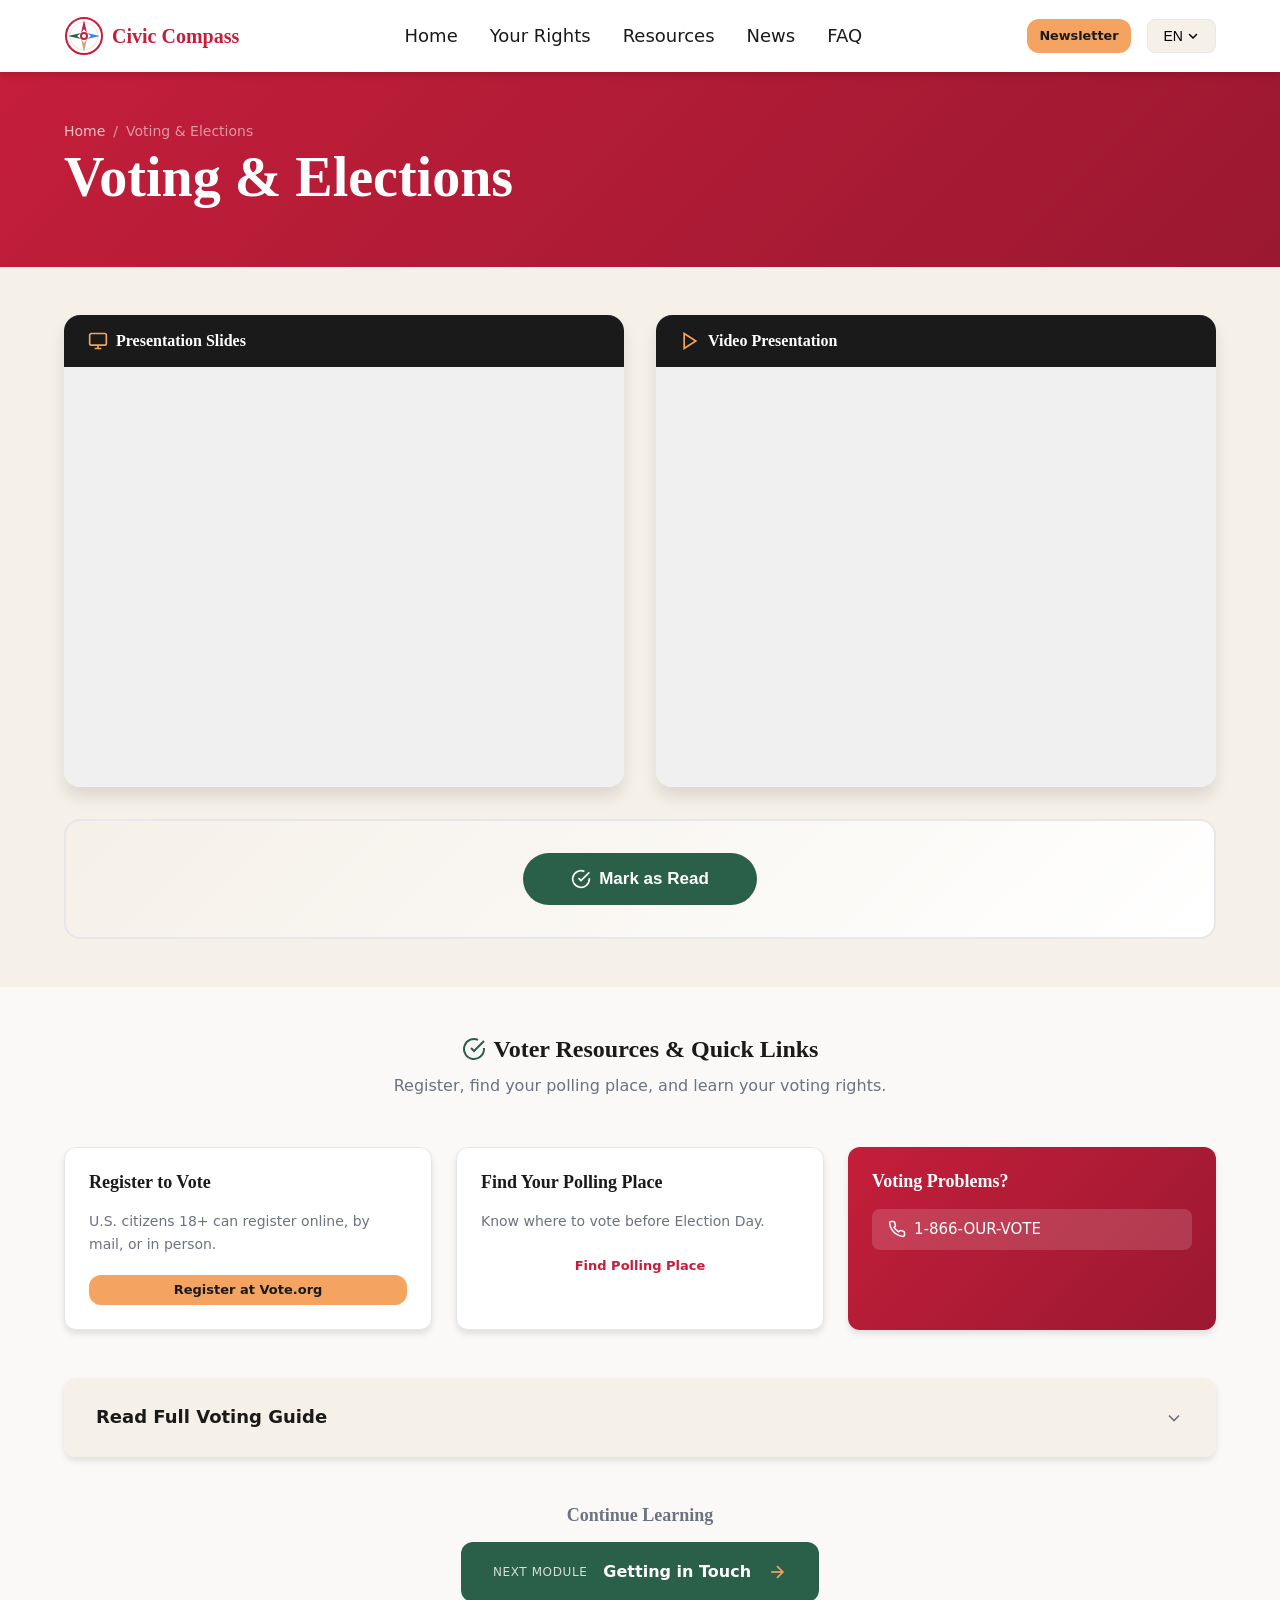
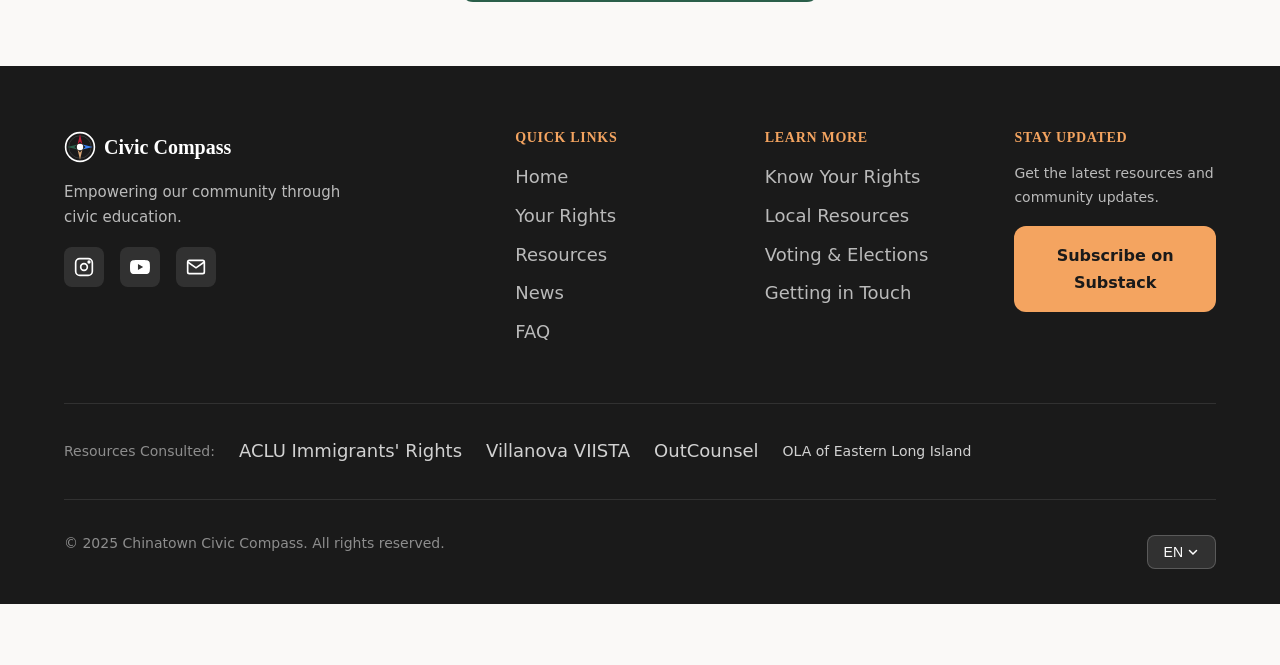
<file: voting.html>
<!DOCTYPE html>
<html lang="en">
<head>
  <meta charset="UTF-8">
  <meta name="viewport" content="width=device-width, initial-scale=1.0">
  <meta name="description" content="Voting & Elections - Register to vote, find your polling location, and make your voice heard.">
  <title>Voting & Elections - Chinatown Civic Compass</title>
  <link rel="icon" type="image/svg+xml" href="favicon.svg">
  <link rel="stylesheet" href="css/styles.css">
</head>
<body>
  <!-- Skip Link -->
  <a href="#main-content" class="skip-link">Skip to main content</a>

  <!-- Navbar -->
  <nav class="navbar" role="navigation" aria-label="Main navigation">
    <div class="navbar-container">
      <a href="index.html" class="navbar-logo" aria-label="Chinatown Civic Compass Home">
        <svg viewBox="0 0 40 40" fill="none" xmlns="http://www.w3.org/2000/svg" aria-hidden="true">
          <circle cx="20" cy="20" r="18" stroke="currentColor" stroke-width="2"/>
          <circle cx="20" cy="20" r="14" stroke="currentColor" stroke-width="0.5" opacity="0.3"/>
          <polygon points="20,4 23,17 20,13 17,17" fill="#c41e3a"/>
          <polygon points="20,36 17,23 20,27 23,23" fill="#d4a373"/>
          <polygon points="4,20 17,17 13,20 17,23" fill="#2a5f4a"/>
          <polygon points="36,20 23,23 27,20 23,17" fill="#3b82f6"/>
          <circle cx="20" cy="20" r="4" fill="currentColor"/>
          <circle cx="20" cy="20" r="2" fill="white"/>
        </svg>
        <span data-i18n="site.name">Civic Compass</span>
      </a>

      <ul class="navbar-nav">
        <li><a href="index.html" data-i18n="nav.home">Home</a></li>
        <li><a href="rights.html" data-i18n="nav.rights">Your Rights</a></li>
        <li><a href="resources.html" data-i18n="nav.resources">Resources</a></li>
        <li><a href="news.html" data-i18n="nav.news">News</a></li>
        <li><a href="faq.html" data-i18n="nav.faq">FAQ</a></li>
      </ul>

      <div class="navbar-actions">
        <!-- Newsletter Button - comment out if doesn't fit -->
        <a href="https://civiccompass.substack.com" target="_blank" rel="noopener noreferrer" class="btn btn-primary btn-sm" style="padding: 0.4rem 0.75rem; font-size: 0.8rem;" data-i18n="nav.newsletter">Newsletter</a>

        <div class="language-selector">
          <button class="language-btn" aria-expanded="false" aria-haspopup="true">
            <span data-i18n="lang.current">EN</span>
            <svg width="12" height="12" viewBox="0 0 12 12" fill="none" aria-hidden="true">
              <path d="M2.5 4.5L6 8L9.5 4.5" stroke="currentColor" stroke-width="1.5" stroke-linecap="round"/>
            </svg>
          </button>
          <div class="language-dropdown" role="menu">
            <button role="menuitem" data-lang="en" class="active">English</button>
            <button role="menuitem" data-lang="zh-s">简体中文</button>
            <button role="menuitem" data-lang="zh-t">繁體中文</button>
          </div>
        </div>

        <button class="menu-toggle" aria-label="Toggle menu" aria-expanded="false">
          <span></span>
          <span></span>
          <span></span>
        </button>
      </div>
    </div>
  </nav>

  <!-- Mobile Menu -->
  <div class="mobile-menu" aria-hidden="true">
    <ul class="mobile-menu-nav">
      <li><a href="index.html" data-i18n="nav.home">Home</a></li>
      <li><a href="rights.html" data-i18n="nav.rights">Your Rights</a></li>
      <li><a href="resources.html" data-i18n="nav.resources">Resources</a></li>
      <li><a href="news.html" data-i18n="nav.news">News</a></li>
      <li><a href="voting.html" class="active" data-i18n="nav.voting">Voting</a></li>
      <li><a href="contact.html" data-i18n="nav.contact">Contact Reps</a></li>
      <li><a href="faq.html" data-i18n="nav.faq">FAQ</a></li>
    </ul>
  </div>

  <!-- Main Content -->
  <main id="main-content">
    <!-- Page Header -->
    <header class="page-header">
      <div class="container">
        <nav class="breadcrumb" aria-label="Breadcrumb">
          <a href="index.html">Home</a>
          <span aria-hidden="true">/</span>
          <span data-i18n="page.voting.title">Voting & Elections</span>
        </nav>
        <h1 data-i18n="page.voting.title">Voting & Elections</h1>
      </div>
    </header>

    <!-- Main Presentation Section -->
    <section class="presentation-section">
      <div class="container">

        <!-- Slideshow - Main Focus -->
        <div class="presentation-main">
          <div class="slideshow-container">
            <h2 class="presentation-label">
              <svg width="20" height="20" viewBox="0 0 24 24" fill="none" stroke="currentColor" stroke-width="2">
                <rect x="2" y="3" width="20" height="14" rx="2" ry="2"/>
                <line x1="8" y1="21" x2="16" y2="21"/>
                <line x1="12" y1="17" x2="12" y2="21"/>
              </svg>
              <span data-i18n="presentation.slides">Presentation Slides</span>
            </h2>
            <!-- CANVA EMBED: Your Voting & Elections slideshow -->
            <div class="slideshow-embed">
              <iframe
                loading="lazy"
                src="https://www.canva.com/design/DAG7Nh1ElCI/EigKGXqb7GI7-98ay1ZpWw/view?embed"
                frameborder="0"
                allowfullscreen="true"
                allow="fullscreen">
              </iframe>
            </div>
          </div>

          <!-- Video Presentation -->
          <div class="video-container">
            <h2 class="presentation-label">
              <svg width="20" height="20" viewBox="0 0 24 24" fill="none" stroke="currentColor" stroke-width="2">
                <polygon points="5 3 19 12 5 21 5 3"/>
              </svg>
              <span data-i18n="presentation.video">Video Presentation</span>
            </h2>
            <!-- VIDEO EMBED: YouTube video -->
            <div class="video-embed">
              <iframe src="https://www.youtube.com/embed/7NrsFtWx0_s?rel=0" frameborder="0" allowfullscreen style="width: 100%; height: 400px;"></iframe>
            </div>
          </div>
        </div>

        <!-- Mark as Read -->
        <div class="mark-as-read-section" style="margin-top: 2rem;">
          <button id="mark-as-read-btn">
            <svg viewBox="0 0 24 24" fill="none" stroke="currentColor" stroke-width="2">
              <path d="M22 11.08V12a10 10 0 1 1-5.93-9.14"/>
              <polyline points="22 4 12 14.01 9 11.01"/>
            </svg>
            <span data-i18n="progress.markRead">Mark as Read</span>
          </button>
        </div>

      </div>
    </section>

    <!-- Supplementary Materials -->
    <section class="supplementary-section">
      <div class="container">
        <div class="supplementary-header">
          <h2>
            <svg width="24" height="24" viewBox="0 0 24 24" fill="none" stroke="currentColor" stroke-width="2">
              <path d="M22 11.08V12a10 10 0 1 1-5.93-9.14"/>
              <polyline points="22 4 12 14.01 9 11.01"/>
            </svg>
            <span data-i18n="voting.supp.title">Voter Resources & Quick Links</span>
          </h2>
          <p data-i18n="voting.supp.desc">Register, find your polling place, and learn your voting rights.</p>
        </div>

        <div class="supplementary-grid">
          <!-- Register to Vote -->
          <div class="supplementary-card">
            <h3 data-i18n="voting.register.title">Register to Vote</h3>
            <p data-i18n="voting.register.desc">U.S. citizens 18+ can register online, by mail, or in person.</p>
            <a href="https://vote.org/register-to-vote/" target="_blank" rel="noopener" class="btn btn-primary btn-sm" style="width: 100%;" data-i18n="voting.register.btn">
              Register at Vote.org
            </a>
          </div>

          <!-- Find Polling Place -->
          <div class="supplementary-card">
            <h3 data-i18n="voting.polling.title">Find Your Polling Place</h3>
            <p data-i18n="voting.polling.desc">Know where to vote before Election Day.</p>
            <a href="https://vote.org/polling-place-locator/" target="_blank" rel="noopener" class="btn btn-secondary btn-sm" style="width: 100%;" data-i18n="voting.polling.btn">
              Find Polling Place
            </a>
          </div>

          <!-- Election Hotline -->
          <div class="supplementary-card supplementary-card--emergency">
            <h3 data-i18n="voting.problems.title">Voting Problems?</h3>
            <div class="contact-list">
              <a href="tel:+18666878683" class="contact-item">
                <svg width="18" height="18" viewBox="0 0 24 24" fill="none" stroke="currentColor" stroke-width="2">
                  <path d="M22 16.92v3a2 2 0 0 1-2.18 2 19.79 19.79 0 0 1-8.63-3.07 19.5 19.5 0 0 1-6-6 19.79 19.79 0 0 1-3.07-8.67A2 2 0 0 1 4.11 2h3a2 2 0 0 1 2 1.72 12.84 12.84 0 0 0 .7 2.81 2 2 0 0 1-.45 2.11L8.09 9.91a16 16 0 0 0 6 6l1.27-1.27a2 2 0 0 1 2.11-.45 12.84 12.84 0 0 0 2.81.7A2 2 0 0 1 22 16.92z"/>
                </svg>
                <span data-i18n="voting.problems.number">1-866-OUR-VOTE</span>
              </a>
            </div>
          </div>
        </div>

        <!-- Expandable Full Voting Guide -->
        <details class="detailed-content">
          <summary>
            <span data-i18n="voting.expand.title">Read Full Voting Guide</span>
            <svg width="20" height="20" viewBox="0 0 24 24" fill="none" stroke="currentColor" stroke-width="2">
              <polyline points="6 9 12 15 18 9"/>
            </svg>
          </summary>
          <div class="detailed-content-inner">
            <div class="credibility-box">
              <h4 data-i18n="credibility.title">Source Information</h4>
              <p><span class="sources" data-i18n="credibility.sources">Sources:</span> Vote.org, State Board of Elections</p>
              <p class="updated"><span data-i18n="credibility.updated">Last updated:</span> January 2025</p>
              <p class="disclaimer" data-i18n="credibility.disclaimer">This information is for educational purposes only and does not constitute legal advice. Consult with a qualified attorney for legal guidance.</p>
            </div>

            <h2 data-i18n="voting.guide.whocan.title">Who Can Register to Vote?</h2>
            <ul>
              <li data-i18n="voting.guide.whocan.li1">U.S. citizens</li>
              <li data-i18n="voting.guide.whocan.li2">Residents of the state where you're registering</li>
              <li data-i18n="voting.guide.whocan.li3">At least 18 years old by Election Day</li>
            </ul>

            <h2 data-i18n="voting.guide.howto.title">How to Register</h2>
            <ul>
              <li data-i18n="voting.guide.howto.online"><strong>Online:</strong> Visit your state's election website</li>
              <li data-i18n="voting.guide.howto.mail"><strong>By Mail:</strong> Download and mail a voter registration form</li>
              <li data-i18n="voting.guide.howto.inperson"><strong>In Person:</strong> Visit your local election office or DMV</li>
            </ul>

            <h2 data-i18n="voting.guide.ways.title">Ways to Vote</h2>
            <ul>
              <li data-i18n="voting.guide.ways.inperson"><strong>In-Person:</strong> Vote at your polling place on Election Day</li>
              <li data-i18n="voting.guide.ways.early"><strong>Early Voting:</strong> Many states offer early voting before Election Day</li>
              <li data-i18n="voting.guide.ways.mail"><strong>Mail-In/Absentee:</strong> Request a ballot to vote by mail</li>
            </ul>

            <h2 data-i18n="voting.guide.yourrights.title">Your Rights at the Polls</h2>
            <ul>
              <li data-i18n="voting.guide.yourrights.li1">You can vote if you're in line before polls close</li>
              <li data-i18n="voting.guide.yourrights.li2">You can request assistance if you need help</li>
              <li data-i18n="voting.guide.yourrights.li3">You can request a provisional ballot if there are issues</li>
              <li data-i18n="voting.guide.yourrights.li4">You can report problems to election officials</li>
            </ul>

            <div class="action-buttons" style="margin-top: 2rem;">
              <button class="btn btn-primary" onclick="window.print()">
                <svg width="18" height="18" viewBox="0 0 24 24" fill="none" stroke="currentColor" stroke-width="2">
                  <polyline points="6 9 6 2 18 2 18 9"/>
                  <path d="M6 18H4a2 2 0 0 1-2-2v-5a2 2 0 0 1 2-2h16a2 2 0 0 1 2 2v5a2 2 0 0 1-2 2h-2"/>
                  <rect x="6" y="14" width="12" height="8"/>
                </svg>
                <span data-i18n="action.print">Print This Guide</span>
              </button>
            </div>
          </div>
        </details>

        <!-- Continue Learning -->
        <div class="continue-learning">
          <h3 data-i18n="voting.next.title">Continue Learning</h3>
          <div class="next-modules">
            <a href="contact.html" class="next-module-card">
              <span class="next-label" data-i18n="voting.next.label">Next Module</span>
              <span class="next-title" data-i18n="voting.next.contact">Getting in Touch</span>
              <svg width="20" height="20" viewBox="0 0 24 24" fill="none" stroke="currentColor" stroke-width="2">
                <line x1="5" y1="12" x2="19" y2="12"/>
                <polyline points="12 5 19 12 12 19"/>
              </svg>
            </a>
          </div>
        </div>

      </div>
    </section>
  </main>

  <!-- Footer -->
  <footer class="footer">
    <div class="container">
      <div class="footer-grid">
        <div class="footer-brand">
          <div class="footer-logo">
            <svg viewBox="0 0 40 40" width="32" height="32" fill="none" xmlns="http://www.w3.org/2000/svg" aria-hidden="true">
              <circle cx="20" cy="20" r="18" stroke="currentColor" stroke-width="2"/>
              <circle cx="20" cy="20" r="14" stroke="currentColor" stroke-width="0.5" opacity="0.3"/>
              <polygon points="20,4 23,17 20,13 17,17" fill="#c41e3a"/>
              <polygon points="20,36 17,23 20,27 23,23" fill="#d4a373"/>
              <polygon points="4,20 17,17 13,20 17,23" fill="#2a5f4a"/>
              <polygon points="36,20 23,23 27,20 23,17" fill="#3b82f6"/>
              <circle cx="20" cy="20" r="4" fill="currentColor"/>
              <circle cx="20" cy="20" r="2" fill="white"/>
            </svg>
            <span>Civic Compass</span>
          </div>
          <p data-i18n="footer.tagline">Empowering our community through civic education.</p>
          <div class="footer-social">
            <a href="https://www.instagram.com/civiccompassnyc" target="_blank" rel="noopener noreferrer" aria-label="Instagram">
              <svg width="20" height="20" viewBox="0 0 24 24" fill="none" stroke="currentColor" stroke-width="2"><rect x="2" y="2" width="20" height="20" rx="5"/><circle cx="12" cy="12" r="4"/><circle cx="18" cy="6" r="1" fill="currentColor"/></svg>
            </a>
            <a href="https://www.youtube.com/@CivicCompassNyc" target="_blank" rel="noopener noreferrer" aria-label="YouTube">
              <svg width="20" height="20" viewBox="0 0 24 24" fill="currentColor"><path d="M23.498 6.186a3.016 3.016 0 0 0-2.122-2.136C19.505 3.545 12 3.545 12 3.545s-7.505 0-9.377.505A3.017 3.017 0 0 0 .502 6.186C0 8.07 0 12 0 12s0 3.93.502 5.814a3.016 3.016 0 0 0 2.122 2.136c1.871.505 9.376.505 9.376.505s7.505 0 9.377-.505a3.015 3.015 0 0 0 2.122-2.136C24 15.93 24 12 24 12s0-3.93-.502-5.814zM9.545 15.568V8.432L15.818 12l-6.273 3.568z"/></svg>
            </a>
            <a href="mailto:chinatownciviccompass@gmail.com" aria-label="Email">
              <svg width="20" height="20" viewBox="0 0 24 24" fill="none" stroke="currentColor" stroke-width="2"><path d="M4 4h16c1.1 0 2 .9 2 2v12c0 1.1-.9 2-2 2H4c-1.1 0-2-.9-2-2V6c0-1.1.9-2 2-2z"/><polyline points="22,6 12,13 2,6"/></svg>
            </a>
          </div>
        </div>

        <div>
          <h4 class="footer-heading" data-i18n="footer.links">Quick Links</h4>
          <ul class="footer-links">
            <li><a href="index.html" data-i18n="nav.home">Home</a></li>
            <li><a href="rights.html" data-i18n="nav.rights">Your Rights</a></li>
            <li><a href="resources.html" data-i18n="nav.resources">Resources</a></li>
            <li><a href="news.html" data-i18n="nav.news">News</a></li>
            <li><a href="faq.html" data-i18n="nav.faq">FAQ</a></li>
          </ul>
        </div>

        <div>
          <h4 class="footer-heading" data-i18n="footer.modules">Learn More</h4>
          <ul class="footer-links">
            <li><a href="rights.html" data-i18n="module.rights.title">Know Your Rights</a></li>
            <li><a href="resources.html" data-i18n="module.resources.title">Local Resources</a></li>
            <li><a href="voting.html" data-i18n="module.voting.title">Voting & Elections</a></li>
            <li><a href="contact.html" data-i18n="module.contact.title">Getting in Touch</a></li>
          </ul>
        </div>

        <div>
          <h4 class="footer-heading" data-i18n="footer.newsletter">Stay Updated</h4>
          <p style="font-size: 0.875rem; color: rgba(255,255,255,0.7); margin-bottom: 1rem;" data-i18n="footer.newsletter.desc">Get the latest resources and community updates.</p>
          <a href="https://civiccompass.substack.com" target="_blank" rel="noopener noreferrer" class="btn btn-primary" style="width: 100%; text-align: center;" data-i18n="footer.newsletter.btn">Subscribe on Substack</a>
        </div>
      </div>

      <div class="footer-partners">
        <span data-i18n="footer.partners">Resources Consulted:</span>
        <a href="https://www.aclu.org/issues/immigrants-rights" target="_blank" rel="noopener noreferrer" style="color: rgba(255,255,255,0.8);">ACLU Immigrants' Rights</a>
        <a href="https://www1.villanova.edu/university/law/academics/viista.html" target="_blank" rel="noopener noreferrer" style="color: rgba(255,255,255,0.8);">Villanova VIISTA</a>
        <a href="https://outcounsel.com" target="_blank" rel="noopener noreferrer" style="color: rgba(255,255,255,0.8);">OutCounsel</a>
        <span style="color: rgba(255,255,255,0.8);">OLA of Eastern Long Island</span>
      </div>

      <div class="footer-bottom">
        <p>&copy; 2025 Chinatown Civic Compass. <span data-i18n="footer.rights">All rights reserved.</span></p>
        <div class="language-selector">
          <button class="language-btn" aria-expanded="false" aria-haspopup="true" style="background: rgba(255,255,255,0.1); border-color: rgba(255,255,255,0.2); color: white;">
            <span data-i18n="lang.current">EN</span>
            <svg width="12" height="12" viewBox="0 0 12 12" fill="none" aria-hidden="true">
              <path d="M2.5 4.5L6 8L9.5 4.5" stroke="currentColor" stroke-width="1.5" stroke-linecap="round"/>
            </svg>
          </button>
          <div class="language-dropdown" role="menu">
            <button role="menuitem" data-lang="en" class="active">English</button>
            <button role="menuitem" data-lang="zh-s">简体中文</button>
            <button role="menuitem" data-lang="zh-t">繁體中文</button>
          </div>
        </div>
      </div>
    </div>
  </footer>

  <!-- Scripts -->
  <script src="js/main.js"></script>
  <script src="js/i18n.js"></script>
  <script src="js/progress.js"></script>
</body>
</html>
</file>
<file: css/styles.css>
/* ============================================
   CHINATOWN CIVIC COMPASS - MAIN STYLESHEET
   ============================================ */

/* --- CSS Variables --- */
:root {
  /* Colors */
  --color-primary: #c41e3a;
  --color-primary-light: #e63946;
  --color-primary-dark: #9a1830;
  --color-secondary: #2a5f4a;
  --color-secondary-light: #3d7a62;
  --color-accent: #f4a460;
  --color-accent-light: #f7bc85;
  --color-dark: #1a1a1a;
  --color-dark-lighter: #2d2d2d;
  --color-light: #faf9f7;
  --color-cream: #f5f0e8;
  --color-gray: #6b7280;
  --color-gray-light: #e5e7eb;

  /* Typography */
  --font-heading: Georgia, 'Times New Roman', serif;
  --font-body: 'Segoe UI', system-ui, -apple-system, sans-serif;

  /* Spacing */
  --space-xs: 0.25rem;
  --space-sm: 0.5rem;
  --space-md: 1rem;
  --space-lg: 1.5rem;
  --space-xl: 2rem;
  --space-2xl: 3rem;
  --space-3xl: 4rem;

  /* Border Radius */
  --radius-sm: 0.375rem;
  --radius-md: 0.5rem;
  --radius-lg: 0.75rem;
  --radius-xl: 1rem;
  --radius-full: 9999px;

  /* Shadows */
  --shadow-sm: 0 1px 2px rgba(0, 0, 0, 0.05);
  --shadow-md: 0 4px 6px rgba(0, 0, 0, 0.1);
  --shadow-lg: 0 10px 15px rgba(0, 0, 0, 0.1);
  --shadow-xl: 0 20px 25px rgba(0, 0, 0, 0.15);

  /* Transitions */
  --transition-fast: 150ms ease;
  --transition-base: 250ms ease;
  --transition-slow: 350ms ease;

  /* Layout */
  --navbar-height: 72px;
  --max-width: 1200px;
  --content-width: 800px;
}

/* --- Reset & Base --- */
*, *::before, *::after {
  box-sizing: border-box;
  margin: 0;
  padding: 0;
}

html {
  font-size: 16px;
  scroll-behavior: smooth;
  scroll-padding-top: var(--navbar-height);
}

@media (prefers-reduced-motion: reduce) {
  html {
    scroll-behavior: auto;
  }
  *, *::before, *::after {
    animation-duration: 0.01ms !important;
    animation-iteration-count: 1 !important;
    transition-duration: 0.01ms !important;
  }
}

body {
  font-family: var(--font-body);
  font-size: 1.125rem;
  line-height: 1.7;
  color: var(--color-dark);
  background-color: var(--color-light);
  -webkit-font-smoothing: antialiased;
  -moz-osx-font-smoothing: grayscale;
}

/* --- Typography --- */
h1, h2, h3, h4, h5, h6 {
  font-family: var(--font-heading);
  font-weight: 700;
  line-height: 1.2;
  color: var(--color-dark);
}

h1 { font-size: 2.5rem; }
h2 { font-size: 2rem; }
h3 { font-size: 1.5rem; }
h4 { font-size: 1.25rem; }

@media (min-width: 768px) {
  h1 { font-size: 3.5rem; }
  h2 { font-size: 2.5rem; }
  h3 { font-size: 1.75rem; }
}

p {
  margin-bottom: var(--space-md);
}

a {
  color: var(--color-primary);
  text-decoration: none;
  transition: color var(--transition-fast);
}

a:hover {
  color: var(--color-primary-dark);
  text-decoration: underline;
}

/* --- Skip Link (Accessibility) --- */
.skip-link {
  position: absolute;
  top: -100%;
  left: var(--space-md);
  background: var(--color-primary);
  color: white;
  padding: var(--space-sm) var(--space-md);
  border-radius: var(--radius-md);
  z-index: 9999;
  transition: top var(--transition-fast);
}

.skip-link:focus {
  top: var(--space-md);
  outline: 2px solid var(--color-accent);
  outline-offset: 2px;
}

/* --- Navbar --- */
.navbar {
  position: fixed;
  top: 0;
  left: 0;
  right: 0;
  height: var(--navbar-height);
  background: white;
  box-shadow: var(--shadow-md);
  z-index: 1000;
  display: flex;
  align-items: center;
}

.navbar-container {
  width: 100%;
  max-width: var(--max-width);
  margin: 0 auto;
  padding: 0 var(--space-lg);
  display: flex;
  align-items: center;
  justify-content: space-between;
}

.navbar-logo {
  display: flex;
  align-items: center;
  gap: var(--space-sm);
  font-family: var(--font-heading);
  font-size: 1.25rem;
  font-weight: 700;
  color: var(--color-primary);
  text-decoration: none;
}

.navbar-logo:hover {
  text-decoration: none;
  color: var(--color-primary-dark);
}

.navbar-logo svg {
  width: 40px;
  height: 40px;
}

.navbar-nav {
  display: none;
  list-style: none;
  gap: var(--space-xl);
}

@media (min-width: 768px) {
  .navbar-nav {
    display: flex;
  }
}

.navbar-nav a {
  font-weight: 500;
  color: var(--color-dark);
  padding: var(--space-sm) 0;
  position: relative;
}

.navbar-nav a::after {
  content: '';
  position: absolute;
  bottom: 0;
  left: 0;
  width: 0;
  height: 2px;
  background: var(--color-primary);
  transition: width var(--transition-base);
}

.navbar-nav a:hover,
.navbar-nav a.active {
  color: var(--color-primary);
  text-decoration: none;
}

.navbar-nav a:hover::after,
.navbar-nav a.active::after {
  width: 100%;
}

.navbar-actions {
  display: flex;
  align-items: center;
  gap: var(--space-md);
}

/* Language Selector */
.language-selector {
  position: relative;
}

.language-btn {
  display: flex;
  align-items: center;
  gap: var(--space-xs);
  padding: var(--space-sm) var(--space-md);
  background: var(--color-cream);
  border: 1px solid var(--color-gray-light);
  border-radius: var(--radius-md);
  font-size: 0.875rem;
  font-weight: 500;
  cursor: pointer;
  transition: all var(--transition-fast);
}

.language-btn:hover {
  background: var(--color-gray-light);
}

.language-dropdown {
  position: absolute;
  top: 100%;
  right: 0;
  margin-top: var(--space-xs);
  background: white;
  border: 1px solid var(--color-gray-light);
  border-radius: var(--radius-md);
  box-shadow: var(--shadow-lg);
  min-width: 150px;
  opacity: 0;
  visibility: hidden;
  transform: translateY(-10px);
  transition: all var(--transition-fast);
}

.language-dropdown.open {
  opacity: 1;
  visibility: visible;
  transform: translateY(0);
}

.language-dropdown button {
  display: block;
  width: 100%;
  padding: var(--space-sm) var(--space-md);
  text-align: left;
  background: none;
  border: none;
  font-size: 0.875rem;
  cursor: pointer;
  transition: background var(--transition-fast);
}

.language-dropdown button:hover {
  background: var(--color-cream);
}

.language-dropdown button.active {
  color: var(--color-primary);
  font-weight: 600;
}

/* Mobile Menu Toggle */
.menu-toggle {
  display: flex;
  flex-direction: column;
  justify-content: center;
  gap: 5px;
  width: 32px;
  height: 32px;
  background: none;
  border: none;
  cursor: pointer;
  padding: 4px;
}

@media (min-width: 768px) {
  .menu-toggle {
    display: none;
  }
}

.menu-toggle span {
  display: block;
  width: 100%;
  height: 2px;
  background: var(--color-dark);
  border-radius: 2px;
  transition: all var(--transition-base);
}

.menu-toggle.open span:nth-child(1) {
  transform: rotate(45deg) translate(5px, 5px);
}

.menu-toggle.open span:nth-child(2) {
  opacity: 0;
}

.menu-toggle.open span:nth-child(3) {
  transform: rotate(-45deg) translate(5px, -5px);
}

/* Mobile Menu */
.mobile-menu {
  position: fixed;
  top: var(--navbar-height);
  left: 0;
  right: 0;
  bottom: 0;
  background: white;
  padding: var(--space-xl);
  transform: translateX(100%);
  transition: transform var(--transition-base);
  z-index: 999;
  overflow-y: auto;
}

.mobile-menu.open {
  transform: translateX(0);
}

.mobile-menu-nav {
  list-style: none;
  margin-bottom: var(--space-xl);
}

.mobile-menu-nav li {
  border-bottom: 1px solid var(--color-gray-light);
}

.mobile-menu-nav a {
  display: block;
  padding: var(--space-md) 0;
  font-size: 1.25rem;
  font-weight: 500;
  color: var(--color-dark);
}

.mobile-menu-nav a.active {
  color: var(--color-primary);
}

/* --- Main Content --- */
main {
  padding-top: var(--navbar-height);
  min-height: 100vh;
}

.container {
  width: 100%;
  max-width: var(--max-width);
  margin: 0 auto;
  padding: 0 var(--space-lg);
}

.content-container {
  max-width: var(--content-width);
  margin: 0 auto;
}

/* --- Hero Section --- */
.hero {
  background: linear-gradient(135deg, var(--color-primary) 0%, var(--color-primary-dark) 100%);
  color: white;
  padding: var(--space-3xl) 0;
  position: relative;
  overflow: hidden;
}

.hero::before {
  content: '';
  position: absolute;
  top: -50%;
  right: -20%;
  width: 600px;
  height: 600px;
  background: var(--color-accent);
  border-radius: 50%;
  opacity: 0.1;
}

.hero::after {
  content: '';
  position: absolute;
  bottom: -30%;
  left: -10%;
  width: 400px;
  height: 400px;
  background: var(--color-secondary);
  border-radius: 50%;
  opacity: 0.1;
}

.hero-content {
  position: relative;
  z-index: 1;
  display: grid;
  gap: var(--space-xl);
  align-items: center;
}

@media (min-width: 768px) {
  .hero-content {
    grid-template-columns: 1fr 1fr;
  }

  .hero {
    padding: var(--space-3xl) 0 calc(var(--space-3xl) + 2rem);
  }
}

.hero h1 {
  color: white;
  margin-bottom: var(--space-md);
}

.hero-tagline {
  font-size: 1.25rem;
  opacity: 0.9;
  margin-bottom: var(--space-xl);
}

.hero-cta {
  display: flex;
  flex-wrap: wrap;
  gap: var(--space-md);
}

/* Compass Graphic */
.compass-graphic {
  display: flex;
  justify-content: center;
  align-items: center;
}

.compass-graphic svg {
  width: 100%;
  max-width: 300px;
  height: auto;
}

@media (min-width: 768px) {
  .compass-graphic svg {
    max-width: 400px;
  }
}

/* --- Buttons --- */
.btn {
  display: inline-flex;
  align-items: center;
  justify-content: center;
  gap: var(--space-sm);
  padding: var(--space-md) var(--space-xl);
  font-family: var(--font-body);
  font-size: 1rem;
  font-weight: 600;
  text-decoration: none;
  border: none;
  border-radius: var(--radius-lg);
  cursor: pointer;
  transition: all var(--transition-fast);
}

.btn:hover {
  text-decoration: none;
  transform: translateY(-2px);
}

.btn:focus {
  outline: 2px solid var(--color-accent);
  outline-offset: 2px;
}

.btn-primary {
  background: var(--color-accent);
  color: var(--color-dark);
}

.btn-primary:hover {
  background: var(--color-accent-light);
  color: var(--color-dark);
}

.btn-secondary {
  background: white;
  color: var(--color-primary);
}

.btn-secondary:hover {
  background: var(--color-cream);
  color: var(--color-primary);
}

.btn-outline {
  background: transparent;
  color: white;
  border: 2px solid white;
}

.btn-outline:hover {
  background: white;
  color: var(--color-primary);
}

.btn-ghost {
  background: transparent;
  color: var(--color-primary);
  padding: var(--space-sm) var(--space-md);
}

.btn-ghost:hover {
  background: var(--color-cream);
}

.btn-call {
  background: var(--color-secondary);
  color: white;
}

.btn-call:hover {
  background: var(--color-secondary-light);
  color: white;
}

/* --- Section Styles --- */
.section {
  padding: var(--space-3xl) 0;
}

.section-alt {
  background: var(--color-cream);
}

.section-dark {
  background: var(--color-dark);
  color: white;
}

.section-header {
  text-align: center;
  margin-bottom: var(--space-2xl);
}

.section-header h2 {
  margin-bottom: var(--space-sm);
}

.section-subtitle {
  font-size: 1.125rem;
  color: var(--color-gray);
}

/* --- Module Cards --- */
.modules-grid {
  display: grid;
  gap: var(--space-xl);
}

@media (min-width: 640px) {
  .modules-grid {
    grid-template-columns: repeat(2, 1fr);
  }
}

@media (min-width: 1024px) {
  .modules-grid {
    grid-template-columns: repeat(2, 1fr);
    gap: var(--space-2xl);
  }
}

.module-card {
  background: white;
  border-radius: var(--radius-xl);
  padding: var(--space-xl);
  box-shadow: var(--shadow-md);
  transition: all var(--transition-base);
  position: relative;
  overflow: hidden;
  text-decoration: none;
  color: inherit;
  display: flex;
  flex-direction: column;
  border: 1px solid var(--color-gray-light);
}

.module-card:hover {
  transform: translateY(-6px);
  box-shadow: var(--shadow-xl);
  text-decoration: none;
  border-color: transparent;
}

.module-card::before {
  content: '';
  position: absolute;
  top: 0;
  left: 0;
  right: 0;
  height: 5px;
}

.module-card--rights::before { background: linear-gradient(90deg, var(--color-primary), var(--color-primary-light)); }
.module-card--resources::before { background: linear-gradient(90deg, var(--color-secondary), var(--color-secondary-light)); }
.module-card--voting::before { background: linear-gradient(90deg, #e09550, var(--color-accent)); }
.module-card--contact::before { background: linear-gradient(90deg, #4f46e5, #818cf8); }

.module-icon {
  width: 60px;
  height: 60px;
  border-radius: var(--radius-lg);
  display: flex;
  align-items: center;
  justify-content: center;
  font-size: 1.5rem;
  margin-bottom: var(--space-md);
  transition: transform var(--transition-base);
}

.module-card:hover .module-icon {
  transform: scale(1.05);
}

.module-card--rights .module-icon { background: rgba(196, 30, 58, 0.1); }
.module-card--resources .module-icon { background: rgba(42, 95, 74, 0.1); }
.module-card--voting .module-icon { background: rgba(244, 164, 96, 0.15); }
.module-card--contact .module-icon { background: rgba(99, 102, 241, 0.1); }

.module-card h3 {
  margin-bottom: var(--space-sm);
  font-size: 1.25rem;
}

.module-card p {
  color: var(--color-gray);
  margin-bottom: var(--space-md);
  font-size: 0.9375rem;
  line-height: 1.6;
  flex-grow: 1;
}

.module-progress {
  display: flex;
  align-items: center;
  gap: var(--space-sm);
  font-size: 0.875rem;
  color: var(--color-secondary);
  font-weight: 500;
}

.module-progress.completed {
  color: var(--color-secondary);
}

.module-progress svg {
  width: 18px;
  height: 18px;
}

/* Module Header (icon + title row) */
.module-header {
  display: flex;
  align-items: center;
  gap: var(--space-md);
  margin-bottom: var(--space-md);
}

.module-header .module-icon {
  margin-bottom: 0;
  flex-shrink: 0;
}

.module-header h3 {
  margin-bottom: 0;
}

/* Module Slideshow Embed */
.module-slideshow {
  margin: var(--space-lg) 0;
  border-radius: var(--radius-lg);
  overflow: hidden;
  background: var(--color-light);
}

.module-slideshow iframe {
  display: block;
  width: 100%;
  min-height: 300px;
  border: none;
}

.slideshow-placeholder {
  display: flex;
  flex-direction: column;
  align-items: center;
  justify-content: center;
  padding: var(--space-2xl);
  color: var(--color-gray);
  border: 2px dashed var(--color-gray-light);
  border-radius: var(--radius-lg);
  text-align: center;
}

.slideshow-placeholder svg {
  margin-bottom: var(--space-sm);
  opacity: 0.5;
}

.slideshow-placeholder span {
  font-size: 0.875rem;
  font-weight: 500;
}

/* Module Learn More Link */
.module-link {
  display: inline-flex;
  align-items: center;
  gap: var(--space-sm);
  font-weight: 600;
  color: var(--color-primary);
  text-decoration: none;
  transition: all var(--transition-fast);
}

.module-link:hover {
  color: var(--color-primary-dark);
  text-decoration: none;
  gap: var(--space-md);
}

/* Placeholder Testimonials */
.testimonial-placeholder {
  opacity: 0.7;
  border: 2px dashed rgba(255, 255, 255, 0.3);
}

.testimonial-placeholder .testimonial-quote {
  font-style: italic;
  color: rgba(255, 255, 255, 0.6);
}

.testimonial-placeholder .testimonial-avatar {
  background: rgba(255, 255, 255, 0.2);
  color: rgba(255, 255, 255, 0.5);
}

.testimonial-placeholder .testimonial-info strong,
.testimonial-placeholder .testimonial-info span {
  color: rgba(255, 255, 255, 0.5);
}

/* --- Credibility Box --- */
.credibility-box {
  background: var(--color-cream);
  border-left: 4px solid var(--color-secondary);
  border-radius: 0 var(--radius-md) var(--radius-md) 0;
  padding: var(--space-lg);
  margin: var(--space-xl) 0;
}

.credibility-box h4 {
  font-size: 0.875rem;
  text-transform: uppercase;
  letter-spacing: 0.05em;
  color: var(--color-gray);
  margin-bottom: var(--space-sm);
}

.credibility-box p {
  margin-bottom: var(--space-sm);
  font-size: 0.9375rem;
}

.credibility-box p:last-child {
  margin-bottom: 0;
}

.credibility-box .attorney {
  font-weight: 600;
  color: var(--color-dark);
}

.credibility-box .sources {
  font-style: italic;
  color: var(--color-gray);
}

.credibility-box .updated {
  font-size: 0.8125rem;
  color: var(--color-gray);
}

.credibility-box .disclaimer {
  font-size: 0.75rem;
  color: var(--color-gray);
  margin-top: var(--space-md);
  padding-top: var(--space-sm);
  border-top: 1px solid var(--color-gray-light);
}

/* --- Glossary Terms --- */
.glossary-term {
  color: var(--color-primary);
  border-bottom: 1px dashed var(--color-primary);
  cursor: pointer;
  transition: all var(--transition-fast);
}

.glossary-term:hover {
  background: rgba(196, 30, 58, 0.1);
}

/* Glossary Side Panel */
.glossary-panel {
  position: fixed;
  top: 0;
  right: 0;
  bottom: 0;
  width: 100%;
  max-width: 400px;
  background: white;
  box-shadow: var(--shadow-xl);
  z-index: 1001;
  transform: translateX(100%);
  transition: transform var(--transition-base);
  display: flex;
  flex-direction: column;
}

.glossary-panel.open {
  transform: translateX(0);
}

.glossary-panel-header {
  display: flex;
  align-items: center;
  justify-content: space-between;
  padding: var(--space-lg);
  border-bottom: 1px solid var(--color-gray-light);
  background: var(--color-cream);
}

.glossary-panel-header h3 {
  font-size: 1.125rem;
  color: var(--color-primary);
}

.glossary-panel-close {
  width: 32px;
  height: 32px;
  display: flex;
  align-items: center;
  justify-content: center;
  background: none;
  border: none;
  font-size: 1.5rem;
  cursor: pointer;
  color: var(--color-gray);
  border-radius: var(--radius-sm);
  transition: all var(--transition-fast);
}

.glossary-panel-close:hover {
  background: var(--color-gray-light);
  color: var(--color-dark);
}

.glossary-panel-content {
  padding: var(--space-lg);
  flex: 1;
  overflow-y: auto;
}

.glossary-panel-term {
  font-size: 1.25rem;
  font-weight: 700;
  margin-bottom: var(--space-md);
  color: var(--color-dark);
}

.glossary-panel-definition {
  margin-bottom: var(--space-lg);
}

.glossary-panel-translations {
  border-top: 1px solid var(--color-gray-light);
  padding-top: var(--space-lg);
}

.glossary-panel-translations h4 {
  font-size: 0.875rem;
  text-transform: uppercase;
  letter-spacing: 0.05em;
  color: var(--color-gray);
  margin-bottom: var(--space-md);
}

.glossary-panel-translations p {
  margin-bottom: var(--space-sm);
}

.glossary-panel-translations strong {
  color: var(--color-secondary);
}

.glossary-overlay {
  position: fixed;
  inset: 0;
  background: rgba(0, 0, 0, 0.5);
  z-index: 1000;
  opacity: 0;
  visibility: hidden;
  transition: all var(--transition-base);
}

.glossary-overlay.open {
  opacity: 1;
  visibility: visible;
}

/* --- FAQ Styles --- */
.faq-search {
  margin-bottom: var(--space-xl);
}

.faq-search-input {
  width: 100%;
  padding: var(--space-md) var(--space-lg);
  font-size: 1.125rem;
  border: 2px solid var(--color-gray-light);
  border-radius: var(--radius-lg);
  transition: border-color var(--transition-fast);
}

.faq-search-input:focus {
  outline: none;
  border-color: var(--color-primary);
}

.faq-list {
  list-style: none;
}

.faq-item {
  background: white;
  border-radius: var(--radius-lg);
  margin-bottom: var(--space-md);
  box-shadow: var(--shadow-sm);
  overflow: hidden;
}

.faq-question {
  width: 100%;
  display: flex;
  align-items: center;
  justify-content: space-between;
  gap: var(--space-md);
  padding: var(--space-lg);
  background: none;
  border: none;
  text-align: left;
  font-size: 1.125rem;
  font-weight: 600;
  cursor: pointer;
  transition: background var(--transition-fast);
}

.faq-question:hover {
  background: var(--color-cream);
}

.faq-question svg {
  flex-shrink: 0;
  width: 24px;
  height: 24px;
  transition: transform var(--transition-base);
}

.faq-item.open .faq-question svg {
  transform: rotate(180deg);
}

.faq-answer {
  max-height: 0;
  overflow: hidden;
  transition: max-height var(--transition-base);
}

.faq-item.open .faq-answer {
  max-height: 500px;
}

.faq-answer-content {
  padding: 0 var(--space-lg) var(--space-lg);
  color: var(--color-gray);
}

.faq-no-results {
  text-align: center;
  padding: var(--space-2xl);
  color: var(--color-gray);
}

/* --- Page Header --- */
.page-header {
  background: linear-gradient(135deg, var(--color-primary) 0%, var(--color-primary-dark) 100%);
  color: white;
  padding: var(--space-2xl) 0;
}

.page-header h1 {
  color: white;
  margin-bottom: var(--space-sm);
}

.breadcrumb {
  display: flex;
  align-items: center;
  gap: var(--space-sm);
  font-size: 0.875rem;
  opacity: 0.9;
}

.breadcrumb a {
  color: white;
  opacity: 0.8;
}

.breadcrumb a:hover {
  opacity: 1;
}

.breadcrumb span {
  opacity: 0.6;
}

/* --- Content Page --- */
.content-page {
  padding: var(--space-2xl) 0;
}

.content-page h2 {
  margin-top: var(--space-2xl);
  margin-bottom: var(--space-md);
  color: var(--color-primary);
}

.content-page h2:first-child {
  margin-top: 0;
}

.content-page h3 {
  margin-top: var(--space-xl);
  margin-bottom: var(--space-sm);
}

.content-page ul, .content-page ol {
  margin-bottom: var(--space-md);
  padding-left: var(--space-xl);
}

.content-page li {
  margin-bottom: var(--space-sm);
}

/* --- Action Buttons (Click-to-Call) --- */
.action-buttons {
  display: flex;
  flex-wrap: wrap;
  gap: var(--space-md);
  margin: var(--space-xl) 0;
}

.action-btn {
  display: inline-flex;
  align-items: center;
  gap: var(--space-sm);
  padding: var(--space-md) var(--space-lg);
  background: var(--color-secondary);
  color: white;
  border-radius: var(--radius-lg);
  font-weight: 600;
  text-decoration: none;
  transition: all var(--transition-fast);
}

.action-btn:hover {
  background: var(--color-secondary-light);
  color: white;
  text-decoration: none;
  transform: translateY(-2px);
}

.action-btn svg {
  width: 20px;
  height: 20px;
}

/* --- Resource Cards --- */
.resource-card {
  background: white;
  border-radius: var(--radius-lg);
  padding: var(--space-lg);
  margin-bottom: var(--space-md);
  box-shadow: var(--shadow-sm);
}

.resource-card h4 {
  margin-bottom: var(--space-sm);
}

.resource-card p {
  color: var(--color-gray);
  margin-bottom: var(--space-md);
}

.resource-card .action-btn {
  font-size: 0.875rem;
  padding: var(--space-sm) var(--space-md);
}

/* --- Progress Bar --- */
.progress-section {
  background: var(--color-cream);
  border-radius: var(--radius-lg);
  padding: var(--space-lg);
  margin-bottom: var(--space-xl);
}

.progress-header {
  display: flex;
  align-items: center;
  justify-content: space-between;
  margin-bottom: var(--space-sm);
}

.progress-header span {
  font-weight: 600;
}

.progress-bar {
  height: 8px;
  background: var(--color-gray-light);
  border-radius: var(--radius-full);
  overflow: hidden;
}

.progress-fill {
  height: 100%;
  background: linear-gradient(90deg, var(--color-secondary) 0%, var(--color-accent) 100%);
  border-radius: var(--radius-full);
  transition: width var(--transition-slow);
}

/* --- Footer --- */
.footer {
  background: var(--color-dark);
  color: white;
  padding: var(--space-3xl) 0 var(--space-xl);
}

.footer-grid {
  display: grid;
  gap: var(--space-2xl);
  margin-bottom: var(--space-2xl);
}

@media (min-width: 768px) {
  .footer-grid {
    grid-template-columns: 2fr 1fr 1fr 1fr;
  }
}

.footer-brand {
  max-width: 300px;
}

.footer-logo {
  display: flex;
  align-items: center;
  gap: var(--space-sm);
  font-family: var(--font-heading);
  font-size: 1.25rem;
  font-weight: 700;
  color: white;
  margin-bottom: var(--space-md);
}

.footer-brand p {
  color: rgba(255, 255, 255, 0.7);
  font-size: 0.9375rem;
}

.footer-heading {
  font-size: 0.875rem;
  text-transform: uppercase;
  letter-spacing: 0.05em;
  margin-bottom: var(--space-md);
  color: var(--color-accent);
}

.footer-links {
  list-style: none;
}

.footer-links li {
  margin-bottom: var(--space-sm);
}

.footer-links a {
  color: rgba(255, 255, 255, 0.7);
  transition: color var(--transition-fast);
}

.footer-links a:hover {
  color: white;
  text-decoration: none;
}

.footer-social {
  display: flex;
  gap: var(--space-md);
  margin-top: var(--space-md);
}

.footer-social a {
  width: 40px;
  height: 40px;
  display: flex;
  align-items: center;
  justify-content: center;
  background: rgba(255, 255, 255, 0.1);
  border-radius: var(--radius-md);
  color: white;
  transition: all var(--transition-fast);
}

.footer-social a:hover {
  background: var(--color-primary);
}

/* Newsletter */
.newsletter-form {
  display: flex;
  gap: var(--space-sm);
  margin-top: var(--space-md);
}

.newsletter-input {
  flex: 1;
  padding: var(--space-sm) var(--space-md);
  border: none;
  border-radius: var(--radius-md);
  font-size: 0.875rem;
}

.newsletter-btn {
  padding: var(--space-sm) var(--space-md);
  background: var(--color-primary);
  color: white;
  border: none;
  border-radius: var(--radius-md);
  font-weight: 600;
  cursor: pointer;
  transition: background var(--transition-fast);
}

.newsletter-btn:hover {
  background: var(--color-primary-light);
}

/* Feedback Button */
.feedback-btn {
  display: inline-flex;
  align-items: center;
  gap: var(--space-sm);
  padding: var(--space-sm) var(--space-lg);
  background: var(--color-primary);
  color: white;
  border-radius: var(--radius-md);
  font-weight: 600;
  font-size: 0.875rem;
  text-decoration: none;
  transition: all var(--transition-fast);
}

.feedback-btn:hover {
  background: var(--color-primary-light);
  color: white;
  text-decoration: none;
  transform: translateY(-1px);
}

.feedback-btn svg {
  flex-shrink: 0;
}

/* Partners */
.footer-partners {
  display: flex;
  flex-wrap: wrap;
  align-items: center;
  gap: var(--space-lg);
  padding: var(--space-xl) 0;
  border-top: 1px solid rgba(255, 255, 255, 0.1);
  border-bottom: 1px solid rgba(255, 255, 255, 0.1);
  margin-bottom: var(--space-xl);
}

.footer-partners span {
  font-size: 0.875rem;
  color: rgba(255, 255, 255, 0.5);
}

.partner-logo {
  height: 32px;
  opacity: 0.7;
  filter: grayscale(100%) brightness(200%);
  transition: opacity var(--transition-fast);
}

.partner-logo:hover {
  opacity: 1;
}

/* Footer Bottom */
.footer-bottom {
  display: flex;
  flex-wrap: wrap;
  align-items: center;
  justify-content: space-between;
  gap: var(--space-md);
  font-size: 0.875rem;
  color: rgba(255, 255, 255, 0.5);
}

.footer-bottom a {
  color: rgba(255, 255, 255, 0.5);
}

.footer-bottom a:hover {
  color: white;
}

/* --- Modal --- */
.modal-overlay {
  position: fixed;
  inset: 0;
  background: rgba(0, 0, 0, 0.6);
  z-index: 2000;
  display: flex;
  align-items: center;
  justify-content: center;
  padding: var(--space-lg);
  opacity: 0;
  visibility: hidden;
  transition: all var(--transition-base);
}

.modal-overlay.open {
  opacity: 1;
  visibility: visible;
}

.modal {
  background: white;
  border-radius: var(--radius-xl);
  width: 100%;
  max-width: 480px;
  max-height: 90vh;
  overflow-y: auto;
  transform: scale(0.95);
  transition: transform var(--transition-base);
}

.modal-overlay.open .modal {
  transform: scale(1);
}

.modal-header {
  padding: var(--space-xl);
  text-align: center;
  border-bottom: 1px solid var(--color-gray-light);
}

.modal-header h2 {
  font-size: 1.5rem;
}

.modal-body {
  padding: var(--space-xl);
}

.modal-footer {
  padding: var(--space-lg) var(--space-xl);
  background: var(--color-cream);
  text-align: center;
  font-size: 0.875rem;
  color: var(--color-gray);
}

/* Language Selection Modal */
.language-options {
  display: flex;
  flex-direction: column;
  gap: var(--space-md);
}

.language-option {
  display: flex;
  align-items: center;
  gap: var(--space-md);
  padding: var(--space-lg);
  background: var(--color-cream);
  border: 2px solid transparent;
  border-radius: var(--radius-lg);
  cursor: pointer;
  transition: all var(--transition-fast);
}

.language-option:hover {
  border-color: var(--color-primary);
}

.language-option.selected {
  border-color: var(--color-primary);
  background: rgba(196, 30, 58, 0.05);
}

.language-option-text {
  flex: 1;
}

.language-option-text strong {
  display: block;
  font-size: 1.125rem;
}

.language-option-text span {
  color: var(--color-gray);
  font-size: 0.875rem;
}

/* --- Mark as Read Button --- */
.mark-as-read-section {
  margin-top: var(--space-2xl);
  padding: var(--space-xl);
  background: linear-gradient(135deg, var(--color-cream) 0%, #fff 100%);
  border-radius: var(--radius-xl);
  text-align: center;
  border: 2px solid var(--color-gray-light);
}

.mark-as-read-section h3 {
  margin-bottom: var(--space-sm);
  font-size: 1.125rem;
}

.mark-as-read-section p {
  color: var(--color-gray);
  margin-bottom: var(--space-lg);
}

#mark-as-read-btn {
  display: inline-flex;
  align-items: center;
  gap: var(--space-sm);
  padding: var(--space-md) var(--space-2xl);
  background: var(--color-secondary);
  color: white;
  border: none;
  border-radius: var(--radius-full);
  font-size: 1.0625rem;
  font-weight: 600;
  cursor: pointer;
  transition: all var(--transition-base);
}

#mark-as-read-btn:hover:not(:disabled) {
  background: var(--color-secondary-light);
  transform: translateY(-2px);
  box-shadow: var(--shadow-md);
}

#mark-as-read-btn:disabled {
  cursor: default;
}

#mark-as-read-btn.completed {
  background: var(--color-secondary);
  opacity: 0.9;
}

#mark-as-read-btn svg {
  width: 20px;
  height: 20px;
}

#mark-as-read-btn.success-animation {
  animation: successPulse 0.6s ease;
}

@keyframes successPulse {
  0% { transform: scale(1); }
  50% { transform: scale(1.05); }
  100% { transform: scale(1); }
}

/* --- Custom Card Import Section --- */
.custom-card-section {
  margin-top: var(--space-2xl);
  padding: var(--space-xl);
  background: white;
  border-radius: var(--radius-xl);
  border: 2px dashed var(--color-gray-light);
}

.custom-card-section h3 {
  margin-bottom: var(--space-md);
}

.card-upload-area {
  display: flex;
  flex-direction: column;
  align-items: center;
  padding: var(--space-xl);
  background: var(--color-light);
  border-radius: var(--radius-lg);
  cursor: pointer;
  transition: all var(--transition-fast);
}

.card-upload-area:hover {
  background: var(--color-cream);
  border-color: var(--color-primary);
}

.card-upload-area svg {
  width: 48px;
  height: 48px;
  color: var(--color-gray);
  margin-bottom: var(--space-md);
}

.card-upload-area span {
  color: var(--color-gray);
  font-size: 0.9375rem;
}

#card-file-input {
  display: none;
}

#custom-card-preview {
  margin-top: var(--space-lg);
  display: none;
}

#custom-card-preview.has-image {
  display: block;
}

#custom-card-preview img {
  max-width: 100%;
  border-radius: var(--radius-lg);
  box-shadow: var(--shadow-md);
}

.card-actions {
  display: flex;
  gap: var(--space-md);
  margin-top: var(--space-md);
  justify-content: center;
}

/* --- Print Styles --- */
@media print {
  * {
    -webkit-print-color-adjust: exact !important;
    print-color-adjust: exact !important;
  }

  body {
    font-size: 11pt;
    line-height: 1.5;
  }

  .navbar,
  .footer,
  .skip-link,
  .action-buttons,
  .glossary-panel,
  .glossary-overlay,
  .mobile-menu,
  .menu-toggle,
  .language-selector,
  .progress-section,
  .mark-as-read-section,
  .section-alt:last-of-type,
  .custom-card-section,
  .module-slideshow,
  #mark-as-read-btn {
    display: none !important;
  }

  main {
    padding-top: 0;
  }

  .container {
    max-width: 100%;
    padding: 0;
  }

  .page-header {
    background: none !important;
    color: var(--color-dark);
    padding: 0.5rem 0;
    border-bottom: 3px solid var(--color-primary);
    margin-bottom: 1rem;
  }

  .page-header h1 {
    color: var(--color-dark);
    font-size: 1.75rem;
  }

  .breadcrumb {
    display: none;
  }

  .content-page {
    padding: 0;
  }

  .content-container {
    max-width: 100%;
  }

  h2 {
    color: var(--color-primary) !important;
    font-size: 1.25rem;
    margin-top: 1.5rem;
    margin-bottom: 0.5rem;
    page-break-after: avoid;
  }

  h3 {
    font-size: 1.1rem;
    margin-top: 1rem;
    page-break-after: avoid;
  }

  p, ul, ol {
    orphans: 3;
    widows: 3;
  }

  ul, ol {
    page-break-inside: avoid;
  }

  a {
    color: var(--color-dark);
    text-decoration: none;
  }

  a[href^="http"]::after,
  a[href^="tel"]::after {
    content: " (" attr(href) ")";
    font-size: 0.8em;
    color: #666;
  }

  a[href^="#"]::after,
  a[href$=".html"]::after {
    content: "";
  }

  .credibility-box {
    background: #f5f5f5 !important;
    border: 1px solid #333;
    border-left: 4px solid var(--color-secondary);
    padding: 0.75rem;
    margin: 1rem 0;
    page-break-inside: avoid;
  }

  .emergency-banner {
    background: #f5f5f5 !important;
    color: #333 !important;
    border: 2px solid var(--color-primary);
    padding: 1rem;
    page-break-inside: avoid;
  }

  .emergency-banner h2,
  .emergency-banner li {
    color: #333 !important;
  }

  .emergency-tips li::before {
    color: var(--color-primary) !important;
  }

  /* Print custom card if uploaded */
  .print-card-container {
    page-break-before: always;
    text-align: center;
    padding: 1rem;
  }

  .print-card-container img {
    max-width: 100%;
    max-height: 90vh;
  }
}

/* --- Emergency Banner --- */
.emergency-banner {
  background: linear-gradient(135deg, var(--color-primary) 0%, var(--color-primary-dark) 100%);
  color: white;
  padding: var(--space-2xl) 0;
  position: relative;
  overflow: hidden;
}

.emergency-banner::before {
  content: '';
  position: absolute;
  top: 0;
  right: 0;
  width: 300px;
  height: 100%;
  background: var(--color-accent);
  opacity: 0.1;
  transform: skewX(-15deg) translateX(100px);
}

.emergency-banner-content {
  display: grid;
  gap: var(--space-xl);
  align-items: center;
}

@media (min-width: 768px) {
  .emergency-banner-content {
    grid-template-columns: 1fr auto;
  }
}

.emergency-banner h2 {
  color: white;
  font-size: 1.75rem;
  margin-bottom: var(--space-md);
  display: flex;
  align-items: center;
  gap: var(--space-sm);
}

.emergency-banner h2 svg {
  color: var(--color-accent);
}

.emergency-tips {
  list-style: none;
  margin: 0;
  padding: 0;
}

.emergency-tips li {
  display: flex;
  align-items: flex-start;
  gap: var(--space-sm);
  margin-bottom: var(--space-sm);
  font-size: 1.0625rem;
}

.emergency-tips li svg {
  flex-shrink: 0;
  margin-top: 4px;
  color: var(--color-accent);
}

.emergency-banner-actions {
  display: flex;
  flex-direction: column;
  gap: var(--space-md);
  text-align: center;
}

.emergency-hotline {
  background: rgba(255, 255, 255, 0.15);
  border-radius: var(--radius-lg);
  padding: var(--space-lg);
}

.emergency-hotline-label {
  font-size: 0.875rem;
  opacity: 0.9;
  margin-bottom: var(--space-xs);
}

.emergency-hotline-number {
  display: flex;
  align-items: center;
  justify-content: center;
  gap: var(--space-sm);
  font-size: 1.5rem;
  font-weight: 700;
  color: white;
  text-decoration: none;
}

.emergency-hotline-number:hover {
  color: var(--color-accent);
  text-decoration: none;
}

/* --- Quick Facts/Stats --- */
.stats-section {
  padding: var(--space-3xl) 0;
  background: var(--color-light);
}

.stats-grid {
  display: grid;
  gap: var(--space-lg);
}

@media (min-width: 640px) {
  .stats-grid {
    grid-template-columns: repeat(2, 1fr);
  }
}

@media (min-width: 1024px) {
  .stats-grid {
    grid-template-columns: repeat(4, 1fr);
  }
}

.stat-card {
  background: white;
  border-radius: var(--radius-xl);
  padding: var(--space-xl);
  text-align: center;
  box-shadow: var(--shadow-md);
  transition: transform var(--transition-base), box-shadow var(--transition-base);
}

.stat-card:hover {
  transform: translateY(-4px);
  box-shadow: var(--shadow-lg);
}

.stat-icon {
  width: 64px;
  height: 64px;
  margin: 0 auto var(--space-md);
  border-radius: var(--radius-lg);
  display: flex;
  align-items: center;
  justify-content: center;
}

.stat-card--rights .stat-icon { background: rgba(196, 30, 58, 0.1); color: var(--color-primary); }
.stat-card--silent .stat-icon { background: rgba(42, 95, 74, 0.1); color: var(--color-secondary); }
.stat-card--door .stat-icon { background: rgba(244, 164, 96, 0.2); color: #b8860b; }
.stat-card--lawyer .stat-icon { background: rgba(99, 102, 241, 0.1); color: #6366f1; }

.stat-number {
  font-family: var(--font-heading);
  font-size: 1.25rem;
  font-weight: 700;
  color: var(--color-dark);
  margin-bottom: var(--space-xs);
}

.stat-label {
  font-size: 0.9375rem;
  color: var(--color-gray);
  line-height: 1.5;
}

/* --- How It Works --- */
.how-it-works {
  padding: var(--space-3xl) 0;
  background: var(--color-cream);
}

.steps-grid {
  display: grid;
  gap: var(--space-xl);
  margin-top: var(--space-2xl);
}

@media (min-width: 768px) {
  .steps-grid {
    grid-template-columns: repeat(3, 1fr);
  }
}

.step-card {
  text-align: center;
  position: relative;
}

@media (min-width: 768px) {
  .step-card:not(:last-child)::after {
    content: '';
    position: absolute;
    top: 40px;
    right: -10%;
    width: 20%;
    height: 2px;
    background: linear-gradient(90deg, var(--color-primary), var(--color-accent));
  }
}

.step-number {
  width: 80px;
  height: 80px;
  margin: 0 auto var(--space-lg);
  background: linear-gradient(135deg, var(--color-primary) 0%, var(--color-primary-dark) 100%);
  border-radius: 50%;
  display: flex;
  align-items: center;
  justify-content: center;
  color: white;
  font-family: var(--font-heading);
  font-size: 2rem;
  font-weight: 700;
  box-shadow: var(--shadow-md);
}

.step-card h3 {
  margin-bottom: var(--space-sm);
  color: var(--color-dark);
}

.step-card p {
  color: var(--color-gray);
  font-size: 0.9375rem;
}

/* --- Testimonials --- */
.testimonials {
  padding: var(--space-3xl) 0;
  background: linear-gradient(135deg, var(--color-secondary) 0%, #1e4a38 100%);
  color: white;
}

.testimonials .section-header h2 {
  color: white;
}

.testimonials .section-subtitle {
  color: rgba(255, 255, 255, 0.8);
}

.testimonials-grid {
  display: grid;
  gap: var(--space-xl);
  margin-top: var(--space-2xl);
}

@media (min-width: 768px) {
  .testimonials-grid {
    grid-template-columns: repeat(3, 1fr);
  }
}

.testimonial-card {
  background: rgba(255, 255, 255, 0.1);
  border-radius: var(--radius-xl);
  padding: var(--space-xl);
  position: relative;
}

.testimonial-card::before {
  content: '"';
  position: absolute;
  top: var(--space-md);
  left: var(--space-lg);
  font-family: var(--font-heading);
  font-size: 4rem;
  color: var(--color-accent);
  opacity: 0.5;
  line-height: 1;
}

.testimonial-quote {
  font-size: 1.0625rem;
  line-height: 1.7;
  margin-bottom: var(--space-lg);
  position: relative;
  z-index: 1;
}

.testimonial-author {
  display: flex;
  align-items: center;
  gap: var(--space-md);
}

.testimonial-avatar {
  width: 48px;
  height: 48px;
  border-radius: 50%;
  background: var(--color-accent);
  display: flex;
  align-items: center;
  justify-content: center;
  font-weight: 700;
  color: var(--color-dark);
}

.testimonial-info strong {
  display: block;
  color: white;
}

.testimonial-info span {
  font-size: 0.875rem;
  color: rgba(255, 255, 255, 0.7);
}

/* --- Utility Classes --- */
.sr-only {
  position: absolute;
  width: 1px;
  height: 1px;
  padding: 0;
  margin: -1px;
  overflow: hidden;
  clip: rect(0, 0, 0, 0);
  white-space: nowrap;
  border: 0;
}

.text-center { text-align: center; }
.text-left { text-align: left; }
.text-right { text-align: right; }

.mt-0 { margin-top: 0; }
.mb-0 { margin-bottom: 0; }
.mt-md { margin-top: var(--space-md); }
.mb-md { margin-bottom: var(--space-md); }
.mt-xl { margin-top: var(--space-xl); }
.mb-xl { margin-bottom: var(--space-xl); }

.hidden { display: none; }

@media (max-width: 767px) {
  .hide-mobile { display: none; }
}

@media (min-width: 768px) {
  .hide-desktop { display: none; }
}

/* ===============================================
   NEWS PAGE STYLES
   =============================================== */

.news-grid {
  display: grid;
  grid-template-columns: 1fr 1fr;
  gap: var(--space-xl);
  margin-bottom: var(--space-2xl);
}

.news-section {
  background: white;
  border-radius: var(--radius-xl);
  padding: var(--space-xl);
  box-shadow: var(--shadow-md);
}

.news-section-header {
  margin-bottom: var(--space-lg);
  padding-bottom: var(--space-md);
  border-bottom: 2px solid var(--color-gray-light);
}

.news-section-header h2 {
  display: flex;
  align-items: center;
  gap: var(--space-sm);
  font-size: 1.25rem;
  margin-bottom: var(--space-xs);
}

.news-section-header p {
  color: var(--color-gray);
  font-size: 0.9rem;
  margin: 0;
}

.twitter-feed-container {
  min-height: 400px;
}

.social-feed-links {
  margin-top: var(--space-lg);
  padding-top: var(--space-lg);
  border-top: 1px solid var(--color-gray-light);
}

.social-feed-links h4 {
  font-size: 0.9rem;
  margin-bottom: var(--space-sm);
  color: var(--color-gray);
}

.social-feed-links ul {
  list-style: none;
  padding: 0;
  margin: 0;
}

.social-feed-links li {
  padding: var(--space-sm) 0;
  border-bottom: 1px solid var(--color-gray-light);
}

.social-feed-links li:last-child {
  border-bottom: none;
}

.social-feed-links a {
  font-size: 0.9rem;
}

.rss-feed-container {
  min-height: 300px;
}

.news-loading {
  display: flex;
  flex-direction: column;
  align-items: center;
  justify-content: center;
  padding: var(--space-2xl);
  color: var(--color-gray);
}

.loading-spinner {
  width: 40px;
  height: 40px;
  border: 3px solid var(--color-gray-light);
  border-top-color: var(--color-primary);
  border-radius: 50%;
  animation: spin 1s linear infinite;
  margin-bottom: var(--space-md);
}

@keyframes spin {
  to { transform: rotate(360deg); }
}

.rss-item {
  padding: var(--space-md) 0;
  border-bottom: 1px solid var(--color-gray-light);
}

.rss-item:last-child {
  border-bottom: none;
}

.rss-item a {
  display: block;
  color: inherit;
  text-decoration: none;
}

.rss-item a:hover h4 {
  color: var(--color-primary);
}

.rss-item h4 {
  font-size: 1rem;
  font-family: var(--font-body);
  font-weight: 600;
  margin-bottom: var(--space-xs);
  transition: color var(--transition-fast);
}

.rss-item-meta {
  display: flex;
  gap: var(--space-md);
  font-size: 0.8rem;
  color: var(--color-gray);
  margin: 0;
}

.rss-fallback {
  text-align: center;
  color: var(--color-gray);
  padding: var(--space-lg);
}

.news-links {
  margin-top: var(--space-lg);
  padding-top: var(--space-lg);
  border-top: 1px solid var(--color-gray-light);
}

.news-links h4 {
  font-size: 0.9rem;
  margin-bottom: var(--space-md);
  color: var(--color-dark);
}

.news-source-list {
  list-style: none;
  padding: 0;
  margin: 0;
}

.news-source-list li {
  padding: var(--space-sm) 0;
}

.news-source-list a {
  font-size: 0.9rem;
}

.news-alert-section {
  margin-bottom: var(--space-xl);
}

.alert-box {
  display: flex;
  gap: var(--space-lg);
  background: linear-gradient(135deg, var(--color-primary) 0%, var(--color-primary-dark) 100%);
  color: white;
  padding: var(--space-xl);
  border-radius: var(--radius-xl);
}

.alert-icon {
  flex-shrink: 0;
  width: 48px;
  height: 48px;
  background: rgba(255,255,255,0.2);
  border-radius: var(--radius-full);
  display: flex;
  align-items: center;
  justify-content: center;
}

.alert-content h3 {
  color: white;
  margin-bottom: var(--space-sm);
}

.alert-content p {
  opacity: 0.9;
  margin-bottom: var(--space-md);
}

.alert-actions {
  display: flex;
  gap: var(--space-md);
  flex-wrap: wrap;
}

.alert-box .btn-primary {
  background: white;
  color: var(--color-primary);
}

.alert-box .btn-primary:hover {
  background: var(--color-cream);
}

.alert-box .btn-outline {
  border-color: white;
  color: white;
}

.alert-box .btn-outline:hover {
  background: white;
  color: var(--color-primary);
}

.news-resources h3 {
  margin-bottom: var(--space-lg);
  text-align: center;
}

.resource-cards {
  display: grid;
  grid-template-columns: repeat(3, 1fr);
  gap: var(--space-md);
}

.resource-card {
  display: flex;
  flex-direction: column;
  align-items: center;
  gap: var(--space-sm);
  padding: var(--space-lg);
  background: white;
  border-radius: var(--radius-lg);
  box-shadow: var(--shadow-md);
  text-align: center;
  color: var(--color-dark);
  text-decoration: none;
  transition: all var(--transition-fast);
}

.resource-card:hover {
  transform: translateY(-2px);
  box-shadow: var(--shadow-lg);
  color: var(--color-primary);
}

.resource-card--emergency {
  background: var(--color-primary);
  color: white;
}

.resource-card--emergency:hover {
  background: var(--color-primary-dark);
  color: white;
}

/* News page responsive */
@media (max-width: 768px) {
  .news-grid {
    grid-template-columns: 1fr;
  }

  .alert-box {
    flex-direction: column;
    text-align: center;
  }

  .alert-actions {
    justify-content: center;
  }

  .resource-cards {
    grid-template-columns: 1fr;
  }
}

/* ===============================================
   PRESENTATION-CENTERED MODULE PAGES
   =============================================== */

/* Main Presentation Section */
.presentation-section {
  padding: var(--space-2xl) 0;
  background: var(--color-cream);
}

.presentation-main {
  display: grid;
  gap: var(--space-xl);
  max-width: 1200px;
  margin: 0 auto;
}

@media (min-width: 992px) {
  .presentation-main {
    grid-template-columns: 1fr 1fr;
  }
}

/* Slideshow Container */
.slideshow-container,
.video-container {
  background: white;
  border-radius: var(--radius-xl);
  overflow: hidden;
  box-shadow: var(--shadow-lg);
}

.presentation-label {
  display: flex;
  align-items: center;
  gap: var(--space-sm);
  padding: var(--space-md) var(--space-lg);
  background: var(--color-dark);
  color: white;
  font-size: 1rem;
  font-weight: 600;
  margin: 0;
}

.presentation-label svg {
  color: var(--color-accent);
}

.slideshow-embed,
.video-embed {
  position: relative;
  width: 100%;
  padding-bottom: 75%; /* 4:3 aspect ratio */
  background: #f0f0f0;
}

.slideshow-embed iframe,
.video-embed iframe {
  position: absolute;
  top: 0;
  left: 0;
  width: 100%;
  height: 100%;
  border: none;
}

/* Video Placeholder */
.video-placeholder {
  position: absolute;
  top: 0;
  left: 0;
  width: 100%;
  height: 100%;
  display: flex;
  flex-direction: column;
  align-items: center;
  justify-content: center;
  background: linear-gradient(135deg, var(--color-dark) 0%, var(--color-dark-lighter) 100%);
  color: white;
  text-align: center;
  padding: var(--space-xl);
}

.video-placeholder svg {
  color: var(--color-accent);
  margin-bottom: var(--space-md);
  opacity: 0.8;
}

.video-placeholder p {
  font-size: 1.25rem;
  font-weight: 600;
  margin-bottom: var(--space-xs);
}

.video-placeholder span {
  font-size: 0.875rem;
  opacity: 0.7;
}

/* Supplementary Section */
.supplementary-section {
  padding: var(--space-2xl) 0 var(--space-3xl);
}

.supplementary-header {
  text-align: center;
  margin-bottom: var(--space-2xl);
}

.supplementary-header h2 {
  display: inline-flex;
  align-items: center;
  gap: var(--space-sm);
  font-size: 1.5rem;
  color: var(--color-dark);
  margin-bottom: var(--space-sm);
}

.supplementary-header h2 svg {
  color: var(--color-secondary);
}

.supplementary-header p {
  color: var(--color-gray);
  font-size: 1rem;
}

/* Supplementary Grid */
.supplementary-grid {
  display: grid;
  gap: var(--space-lg);
  margin-bottom: var(--space-2xl);
}

@media (min-width: 768px) {
  .supplementary-grid {
    grid-template-columns: repeat(3, 1fr);
  }
}

.supplementary-card {
  background: white;
  border-radius: var(--radius-lg);
  padding: var(--space-lg);
  box-shadow: var(--shadow-md);
  border: 1px solid var(--color-gray-light);
}

.supplementary-card h3 {
  font-size: 1.125rem;
  margin-bottom: var(--space-md);
  color: var(--color-dark);
  display: flex;
  align-items: center;
  gap: var(--space-sm);
}

.supplementary-card p {
  font-size: 0.875rem;
  color: var(--color-gray);
  margin-bottom: var(--space-md);
}

.supplementary-card--emergency {
  background: linear-gradient(135deg, var(--color-primary) 0%, var(--color-primary-dark) 100%);
  color: white;
  border: none;
}

.supplementary-card--emergency h3 {
  color: white;
}

/* Quick Reference List */
.quick-reference-list {
  list-style: none;
  padding: 0;
  margin: 0;
}

.quick-reference-list li {
  padding: var(--space-sm) 0;
  border-bottom: 1px solid var(--color-gray-light);
  font-size: 0.9375rem;
  color: var(--color-secondary);
}

.quick-reference-list li:last-child {
  border-bottom: none;
}

/* Contact List */
.contact-list {
  display: flex;
  flex-direction: column;
  gap: var(--space-sm);
}

.contact-item {
  display: flex;
  align-items: center;
  gap: var(--space-sm);
  padding: var(--space-sm) var(--space-md);
  background: rgba(255, 255, 255, 0.15);
  border-radius: var(--radius-md);
  color: white;
  text-decoration: none;
  font-size: 0.9375rem;
  transition: background var(--transition-fast);
}

.contact-item:hover {
  background: rgba(255, 255, 255, 0.25);
  color: white;
}

/* Detailed Content Expandable */
.detailed-content {
  background: white;
  border-radius: var(--radius-lg);
  box-shadow: var(--shadow-md);
  overflow: hidden;
  margin-bottom: var(--space-2xl);
}

.detailed-content summary {
  display: flex;
  align-items: center;
  justify-content: space-between;
  padding: var(--space-lg) var(--space-xl);
  cursor: pointer;
  font-weight: 600;
  font-size: 1.125rem;
  color: var(--color-dark);
  background: var(--color-cream);
  transition: background var(--transition-fast);
  list-style: none;
}

.detailed-content summary::-webkit-details-marker {
  display: none;
}

.detailed-content summary:hover {
  background: var(--color-gray-light);
}

.detailed-content summary svg {
  transition: transform var(--transition-base);
  color: var(--color-gray);
}

.detailed-content[open] summary svg {
  transform: rotate(180deg);
}

.detailed-content-inner {
  padding: var(--space-xl);
  max-width: 800px;
}

.detailed-content-inner h2 {
  color: var(--color-primary);
  margin-top: var(--space-xl);
  margin-bottom: var(--space-md);
}

.detailed-content-inner h2:first-of-type {
  margin-top: var(--space-lg);
}

.detailed-content-inner h3 {
  color: var(--color-dark);
  margin-top: var(--space-lg);
  margin-bottom: var(--space-sm);
}

.detailed-content-inner ul {
  padding-left: var(--space-xl);
  margin-bottom: var(--space-md);
}

.detailed-content-inner li {
  margin-bottom: var(--space-sm);
}

/* Continue Learning */
.continue-learning {
  text-align: center;
}

.continue-learning h3 {
  font-size: 1.125rem;
  color: var(--color-gray);
  margin-bottom: var(--space-md);
}

.next-modules {
  display: flex;
  justify-content: center;
  gap: var(--space-md);
}

.next-module-card {
  display: flex;
  align-items: center;
  gap: var(--space-md);
  padding: var(--space-md) var(--space-xl);
  background: var(--color-secondary);
  color: white;
  border-radius: var(--radius-lg);
  text-decoration: none;
  transition: all var(--transition-fast);
}

.next-module-card:hover {
  background: var(--color-secondary-light);
  color: white;
  transform: translateX(4px);
}

.next-label {
  font-size: 0.75rem;
  text-transform: uppercase;
  letter-spacing: 0.05em;
  opacity: 0.8;
}

.next-title {
  font-weight: 600;
  font-size: 1rem;
}

.next-module-card svg {
  color: var(--color-accent);
}

/* Button small variant */
.btn-sm {
  padding: var(--space-xs) var(--space-md);
  font-size: 0.8125rem;
}

/* Responsive adjustments */
@media (max-width: 768px) {
  .presentation-main {
    gap: var(--space-lg);
  }

  .slideshow-embed,
  .video-embed {
    padding-bottom: 100%; /* Square on mobile */
  }

  .supplementary-grid {
    grid-template-columns: 1fr;
  }

  .next-module-card {
    flex-direction: column;
    text-align: center;
    padding: var(--space-lg);
  }

  .next-module-card svg {
    transform: rotate(90deg);
  }
}

/* ===================================
   Social Media Cards (News Page)
   =================================== */

.social-cards {
  display: grid;
  gap: var(--space-lg);
  grid-template-columns: repeat(auto-fit, minmax(280px, 1fr));
}

.social-card {
  display: block;
  background: white;
  border: 1px solid var(--color-border);
  border-radius: var(--radius-lg);
  padding: var(--space-lg);
  text-decoration: none;
  color: var(--color-text);
  transition: all var(--transition-fast);
}

.social-card:hover {
  border-color: var(--color-primary);
  box-shadow: var(--shadow-md);
  transform: translateY(-2px);
}

.social-card-header {
  display: flex;
  align-items: center;
  gap: var(--space-md);
  margin-bottom: var(--space-md);
}

.social-avatar {
  width: 48px;
  height: 48px;
  background: #000;
  border-radius: 50%;
  display: flex;
  align-items: center;
  justify-content: center;
  flex-shrink: 0;
}

.social-avatar svg {
  width: 24px;
  height: 24px;
  fill: white;
}

.social-info {
  display: flex;
  flex-direction: column;
  min-width: 0;
}

.social-info strong {
  font-size: 0.9375rem;
  color: var(--color-text);
  white-space: nowrap;
  overflow: hidden;
  text-overflow: ellipsis;
}

.social-info span {
  font-size: 0.8125rem;
  color: var(--color-text-light);
}

.social-desc {
  font-size: 0.875rem;
  line-height: 1.5;
  color: var(--color-text-light);
  margin-bottom: var(--space-md);
}

.social-follow-btn {
  display: inline-flex;
  align-items: center;
  gap: var(--space-xs);
  padding: var(--space-xs) var(--space-md);
  background: #000;
  color: white;
  border-radius: 9999px;
  font-size: 0.8125rem;
  font-weight: 600;
  transition: background var(--transition-fast);
}

.social-card:hover .social-follow-btn {
  background: #333;
}

/* News intro text */
.news-intro {
  text-align: center;
  margin-bottom: var(--space-xl);
}

.news-intro p {
  color: var(--color-text-light);
  max-width: 600px;
  margin: 0 auto;
}

@media (max-width: 576px) {
  .social-cards {
    grid-template-columns: 1fr;
  }

  .social-info strong {
    font-size: 0.875rem;
  }
}
</file>
